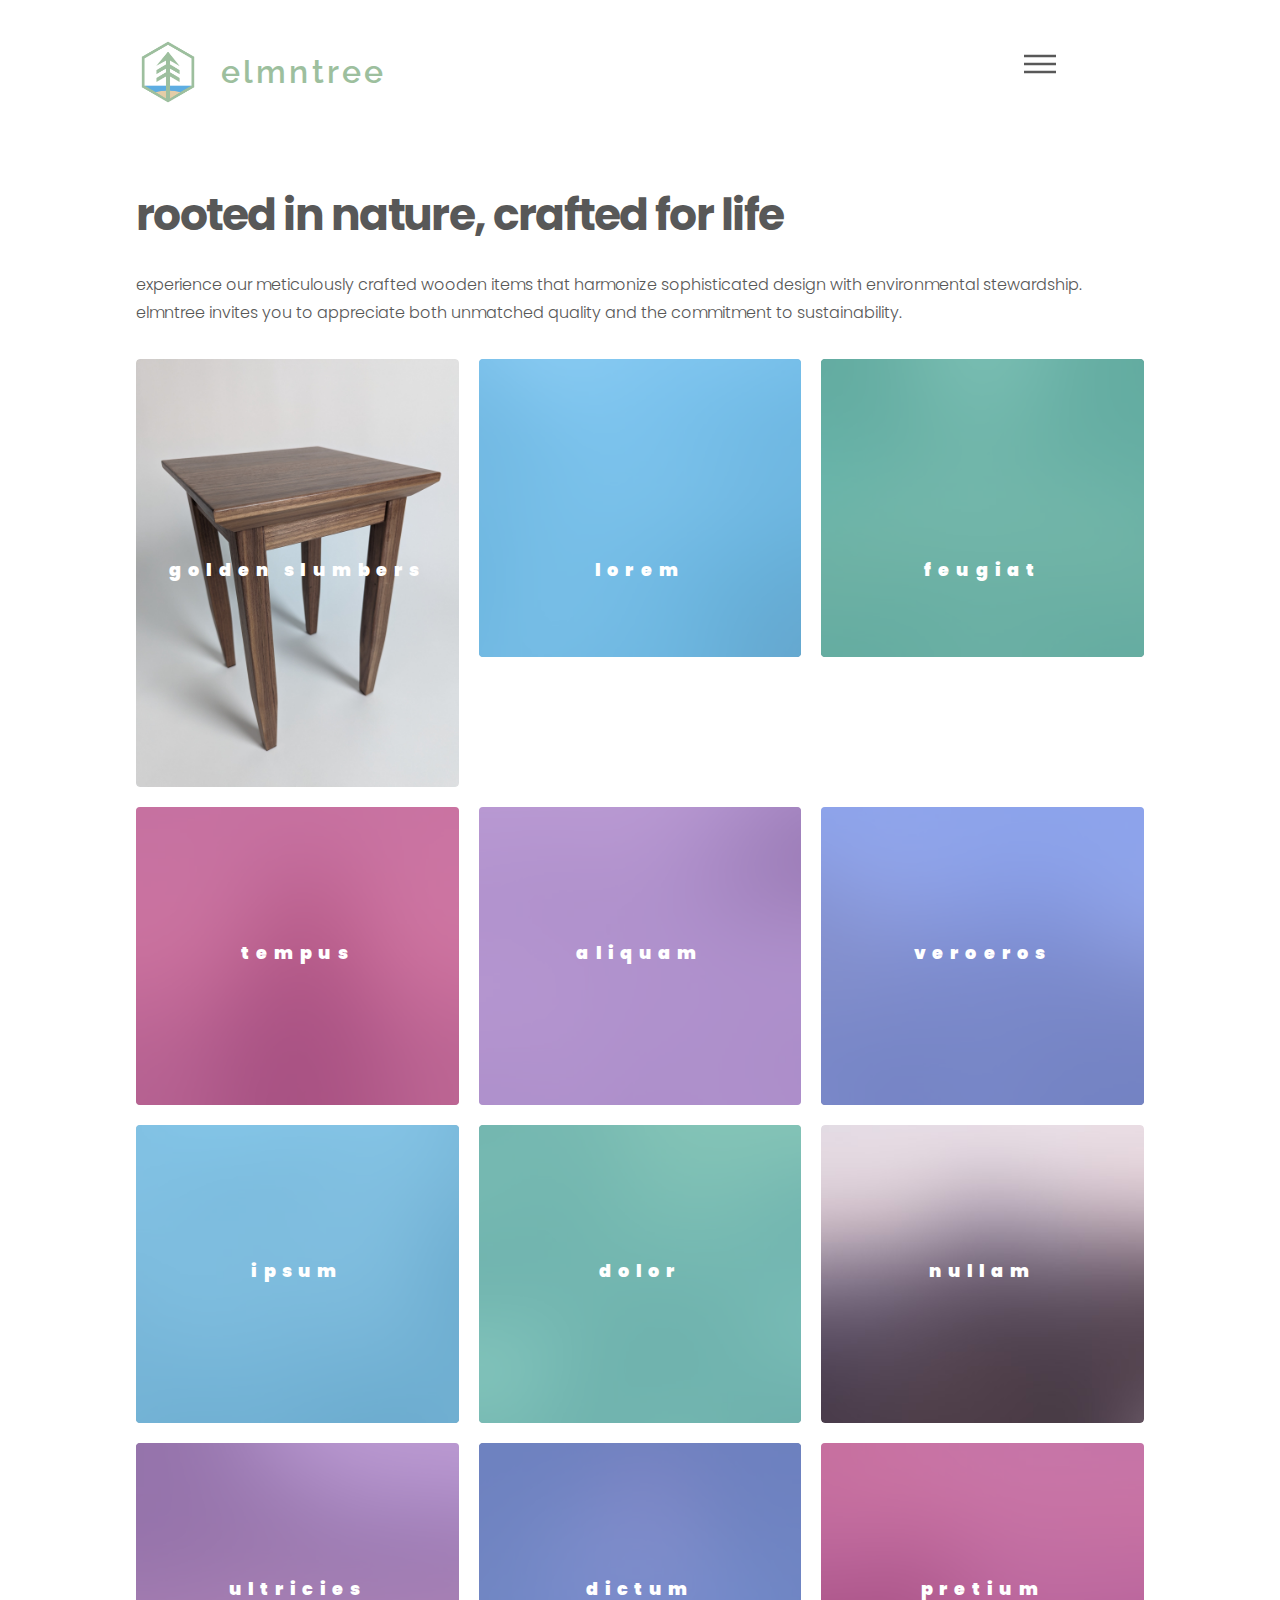
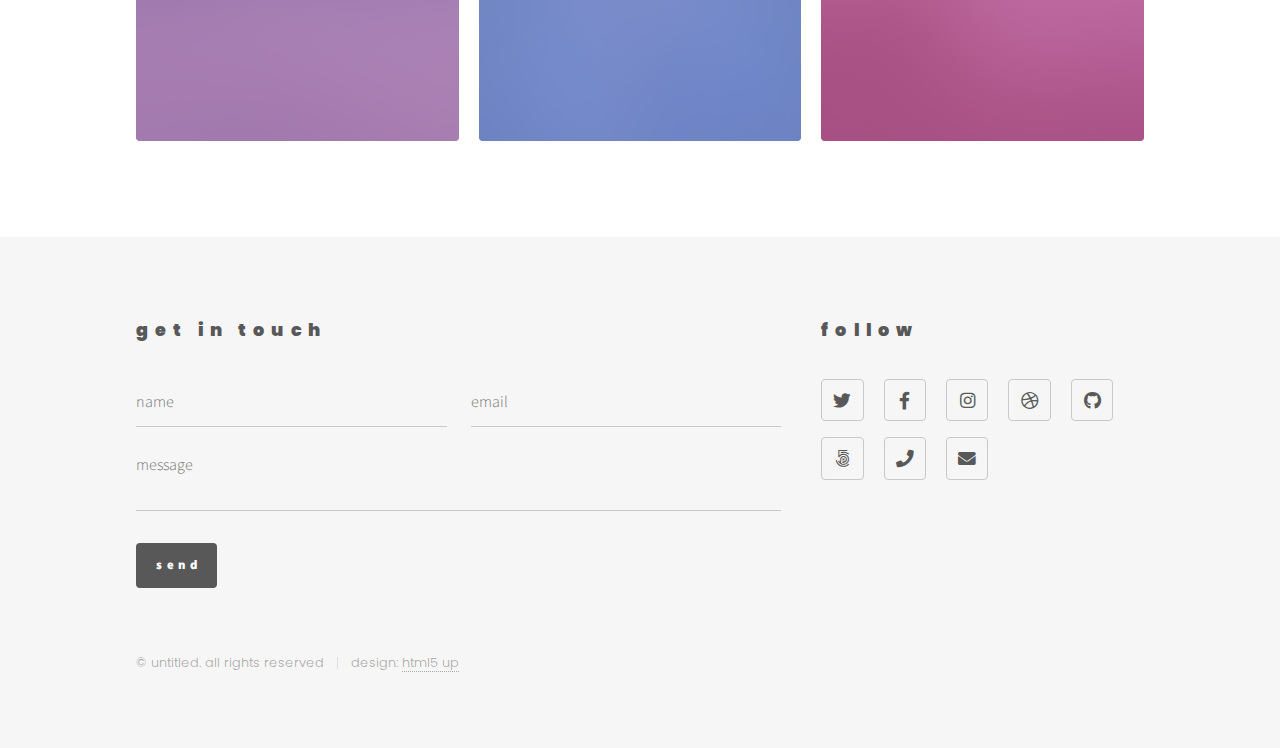
<file: index.html>
<!DOCTYPE HTML>
<html>
	<head>
		<title>elmntree</title>
		<meta charset="utf-8" />
		<meta name="viewport" content="width=device-width, initial-scale=1, user-scalable=no" />
		<link rel="stylesheet" href="assets/css/main.css" />
		<noscript><link rel="stylesheet" href="assets/css/noscript.css" /></noscript>
	</head>
	<body class="is-preload">
		<!-- Wrapper -->
			<div id="wrapper">

				<!-- Header -->
					<header id="header">
						<div class="inner">

							<!-- Logo -->
								<a href="index.html" class="logo">
									<span class="symbol"><img src="elmntree-logo.png" alt="" /></span><span class="title">elmntree</span>
								</a>

							<!-- Nav -->
								<nav>
									<ul>
										<li><a href="#menu">Menu</a></li>
									</ul>
								</nav>

						</div>
					</header>

				<!-- Menu -->
					<nav id="menu">
						<h2>Menu</h2>
						<ul>
							<li><a href="index.html">Home</a></li>
							<li><a href="generic.html">Ipsum veroeros</a></li>
							<li><a href="generic.html">Tempus etiam</a></li>
							<li><a href="generic.html">Consequat dolor</a></li>
							<li><a href="elements.html">Elements</a></li>
						</ul>
					</nav>

				<!-- Main -->
					<div id="main">
						<div class="inner">
							<header>
								<!-- <h1>This is Phantom, a free, fully responsive site<br />
								template designed by <a href="http://html5up.net">HTML5 UP</a>.</h1> -->
								<h1>rooted in nature, crafted for life</h1>
								<p>Experience our meticulously crafted wooden items that harmonize sophisticated design with environmental stewardship. elmntree invites you to appreciate both unmatched quality and the commitment to sustainability.</p>
							</header>
							<section class="tiles">
								<article class="style1">
									<span class="image">
										<img src="images/table-test.jpg" alt="" />
									</span>
									<a href="generic.html">
										<h2>golden slumbers</h2>
										<div class="content">
											<p>minimalist walnut nightstand, designed with a timeless aesthetic
											</p>
										</div>
									</a>
								</article>
								<article class="style2">
									<span class="image">
										<img src="images/pic02.jpg" alt="" />
									</span>
									<a href="generic.html">
										<h2>Lorem</h2>
										<div class="content">
											<p>Sed nisl arcu euismod sit amet nisi lorem etiam dolor veroeros et feugiat.</p>
										</div>
									</a>
								</article>
								<article class="style3">
									<span class="image">
										<img src="images/pic03.jpg" alt="" />
									</span>
									<a href="generic.html">
										<h2>Feugiat</h2>
										<div class="content">
											<p>Sed nisl arcu euismod sit amet nisi lorem etiam dolor veroeros et feugiat.</p>
										</div>
									</a>
								</article>
								<article class="style4">
									<span class="image">
										<img src="images/pic04.jpg" alt="" />
									</span>
									<a href="generic.html">
										<h2>Tempus</h2>
										<div class="content">
											<p>Sed nisl arcu euismod sit amet nisi lorem etiam dolor veroeros et feugiat.</p>
										</div>
									</a>
								</article>
								<article class="style5">
									<span class="image">
										<img src="images/pic05.jpg" alt="" />
									</span>
									<a href="generic.html">
										<h2>Aliquam</h2>
										<div class="content">
											<p>Sed nisl arcu euismod sit amet nisi lorem etiam dolor veroeros et feugiat.</p>
										</div>
									</a>
								</article>
								<article class="style6">
									<span class="image">
										<img src="images/pic06.jpg" alt="" />
									</span>
									<a href="generic.html">
										<h2>Veroeros</h2>
										<div class="content">
											<p>Sed nisl arcu euismod sit amet nisi lorem etiam dolor veroeros et feugiat.</p>
										</div>
									</a>
								</article>
								<article class="style2">
									<span class="image">
										<img src="images/pic07.jpg" alt="" />
									</span>
									<a href="generic.html">
										<h2>Ipsum</h2>
										<div class="content">
											<p>Sed nisl arcu euismod sit amet nisi lorem etiam dolor veroeros et feugiat.</p>
										</div>
									</a>
								</article>
								<article class="style3">
									<span class="image">
										<img src="images/pic08.jpg" alt="" />
									</span>
									<a href="generic.html">
										<h2>Dolor</h2>
										<div class="content">
											<p>Sed nisl arcu euismod sit amet nisi lorem etiam dolor veroeros et feugiat.</p>
										</div>
									</a>
								</article>
								<article class="style1">
									<span class="image">
										<img src="images/pic09.jpg" alt="" />
									</span>
									<a href="generic.html">
										<h2>Nullam</h2>
										<div class="content">
											<p>Sed nisl arcu euismod sit amet nisi lorem etiam dolor veroeros et feugiat.</p>
										</div>
									</a>
								</article>
								<article class="style5">
									<span class="image">
										<img src="images/pic10.jpg" alt="" />
									</span>
									<a href="generic.html">
										<h2>Ultricies</h2>
										<div class="content">
											<p>Sed nisl arcu euismod sit amet nisi lorem etiam dolor veroeros et feugiat.</p>
										</div>
									</a>
								</article>
								<article class="style6">
									<span class="image">
										<img src="images/pic11.jpg" alt="" />
									</span>
									<a href="generic.html">
										<h2>Dictum</h2>
										<div class="content">
											<p>Sed nisl arcu euismod sit amet nisi lorem etiam dolor veroeros et feugiat.</p>
										</div>
									</a>
								</article>
								<article class="style4">
									<span class="image">
										<img src="images/pic12.jpg" alt="" />
									</span>
									<a href="generic.html">
										<h2>Pretium</h2>
										<div class="content">
											<p>Sed nisl arcu euismod sit amet nisi lorem etiam dolor veroeros et feugiat.</p>
										</div>
									</a>
								</article>
							</section>
						</div>
					</div>

				<!-- Footer -->
					<footer id="footer">
						<div class="inner">
							<section>
								<h2>Get in touch</h2>
								<form method="post" action="#">
									<div class="fields">
										<div class="field half">
											<input type="text" name="name" id="name" placeholder="Name" />
										</div>
										<div class="field half">
											<input type="email" name="email" id="email" placeholder="Email" />
										</div>
										<div class="field">
											<textarea name="message" id="message" placeholder="Message"></textarea>
										</div>
									</div>
									<ul class="actions">
										<li><input type="submit" value="Send" class="primary" /></li>
									</ul>
								</form>
							</section>
							<section>
								<h2>Follow</h2>
								<ul class="icons">
									<li><a href="#" class="icon brands style2 fa-twitter"><span class="label">Twitter</span></a></li>
									<li><a href="#" class="icon brands style2 fa-facebook-f"><span class="label">Facebook</span></a></li>
									<li><a href="#" class="icon brands style2 fa-instagram"><span class="label">Instagram</span></a></li>
									<li><a href="#" class="icon brands style2 fa-dribbble"><span class="label">Dribbble</span></a></li>
									<li><a href="#" class="icon brands style2 fa-github"><span class="label">GitHub</span></a></li>
									<li><a href="#" class="icon brands style2 fa-500px"><span class="label">500px</span></a></li>
									<li><a href="#" class="icon solid style2 fa-phone"><span class="label">Phone</span></a></li>
									<li><a href="#" class="icon solid style2 fa-envelope"><span class="label">Email</span></a></li>
								</ul>
							</section>
							<ul class="copyright">
								<li>&copy; Untitled. All rights reserved</li><li>Design: <a href="http://html5up.net">HTML5 UP</a></li>
							</ul>
						</div>
					</footer>

			</div>

		<!-- Scripts -->
			<script src="assets/js/jquery.min.js"></script>
			<script src="assets/js/browser.min.js"></script>
			<script src="assets/js/breakpoints.min.js"></script>
			<script src="assets/js/util.js"></script>
			<script src="assets/js/main.js"></script>

	</body>
</html>
</file>
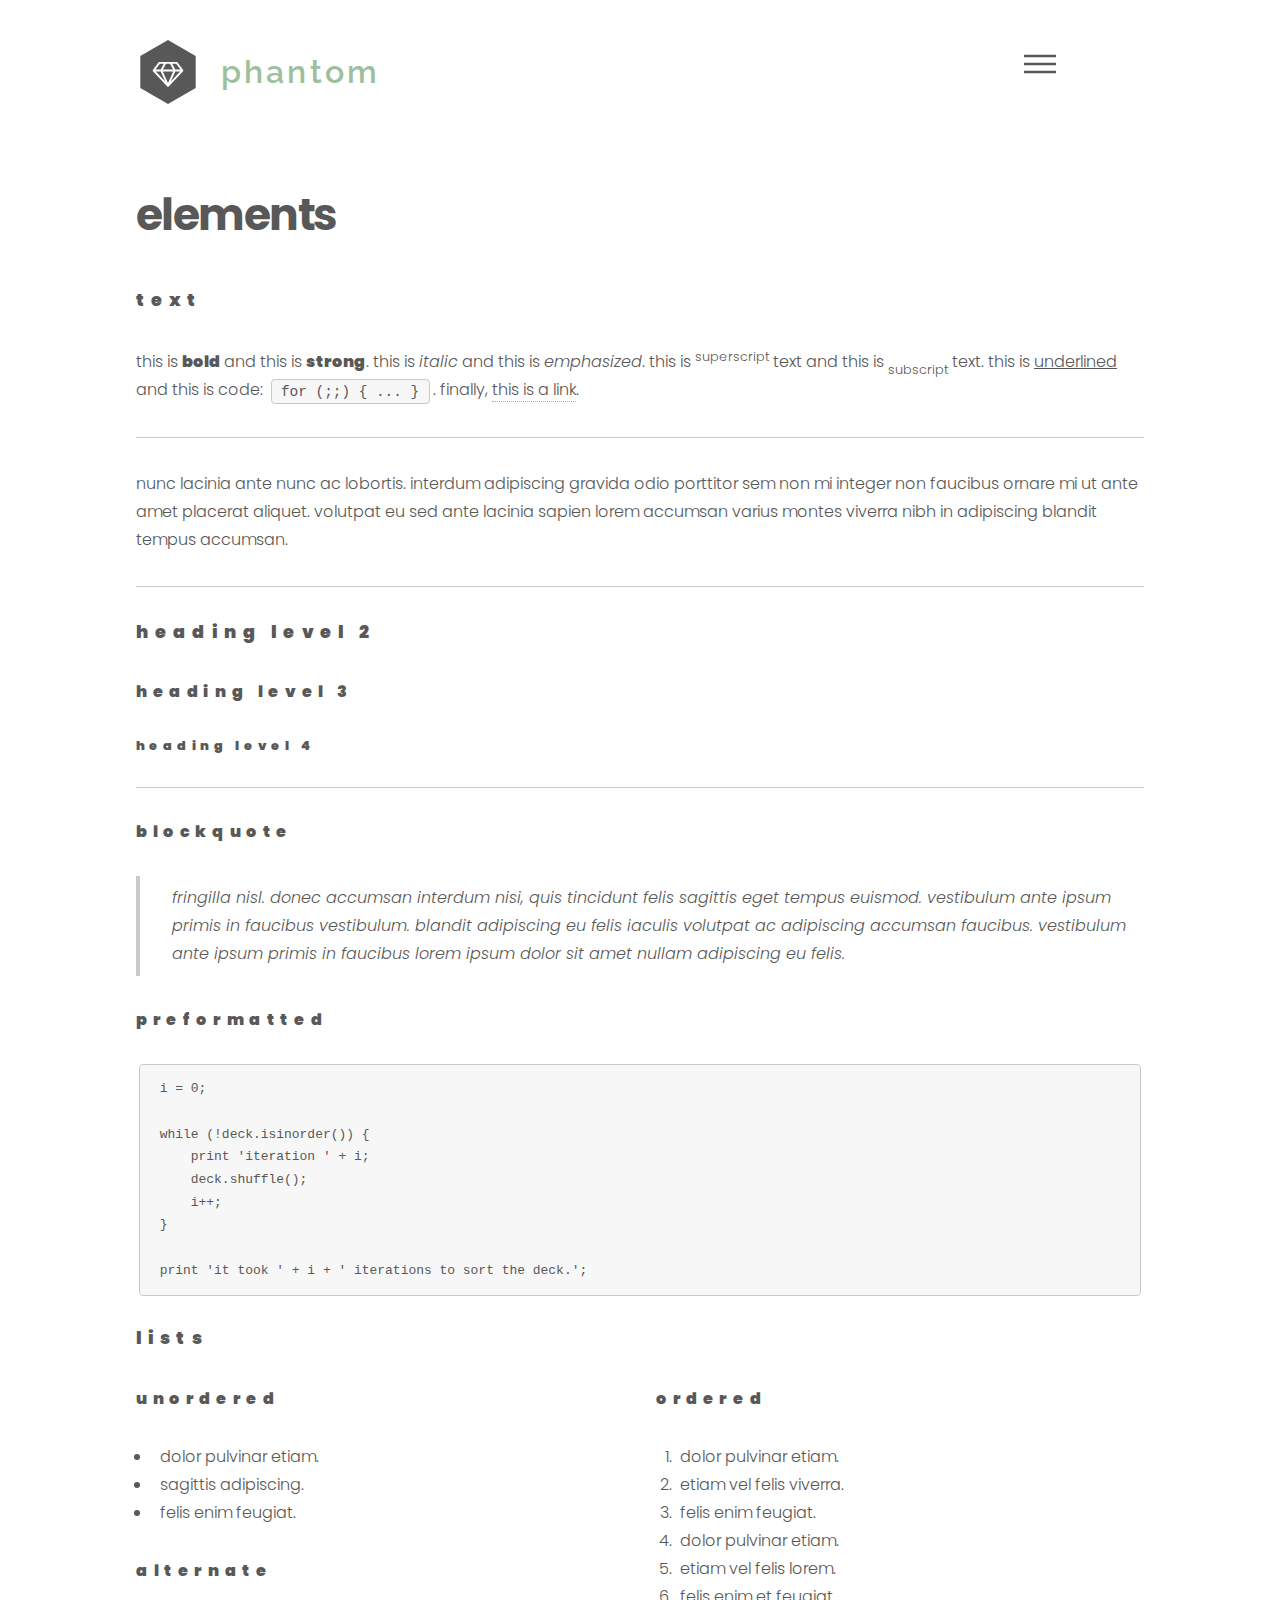
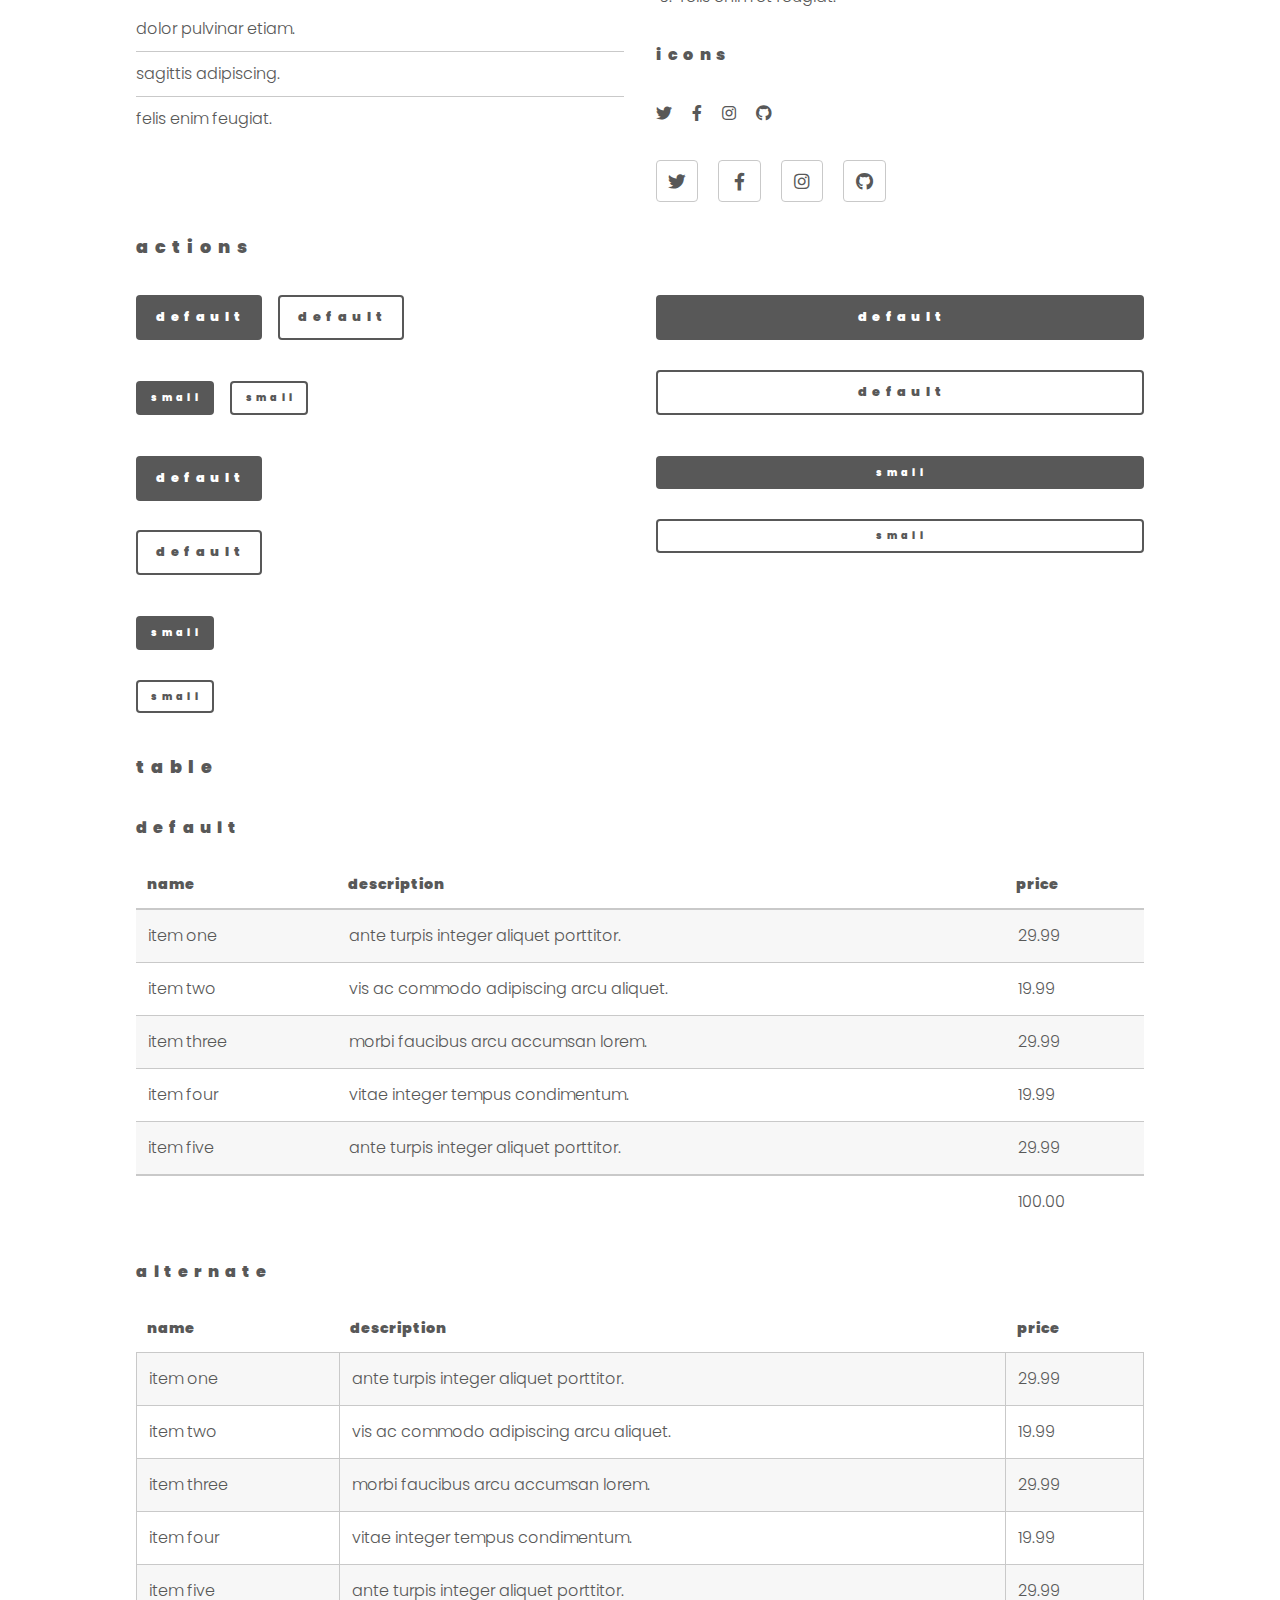
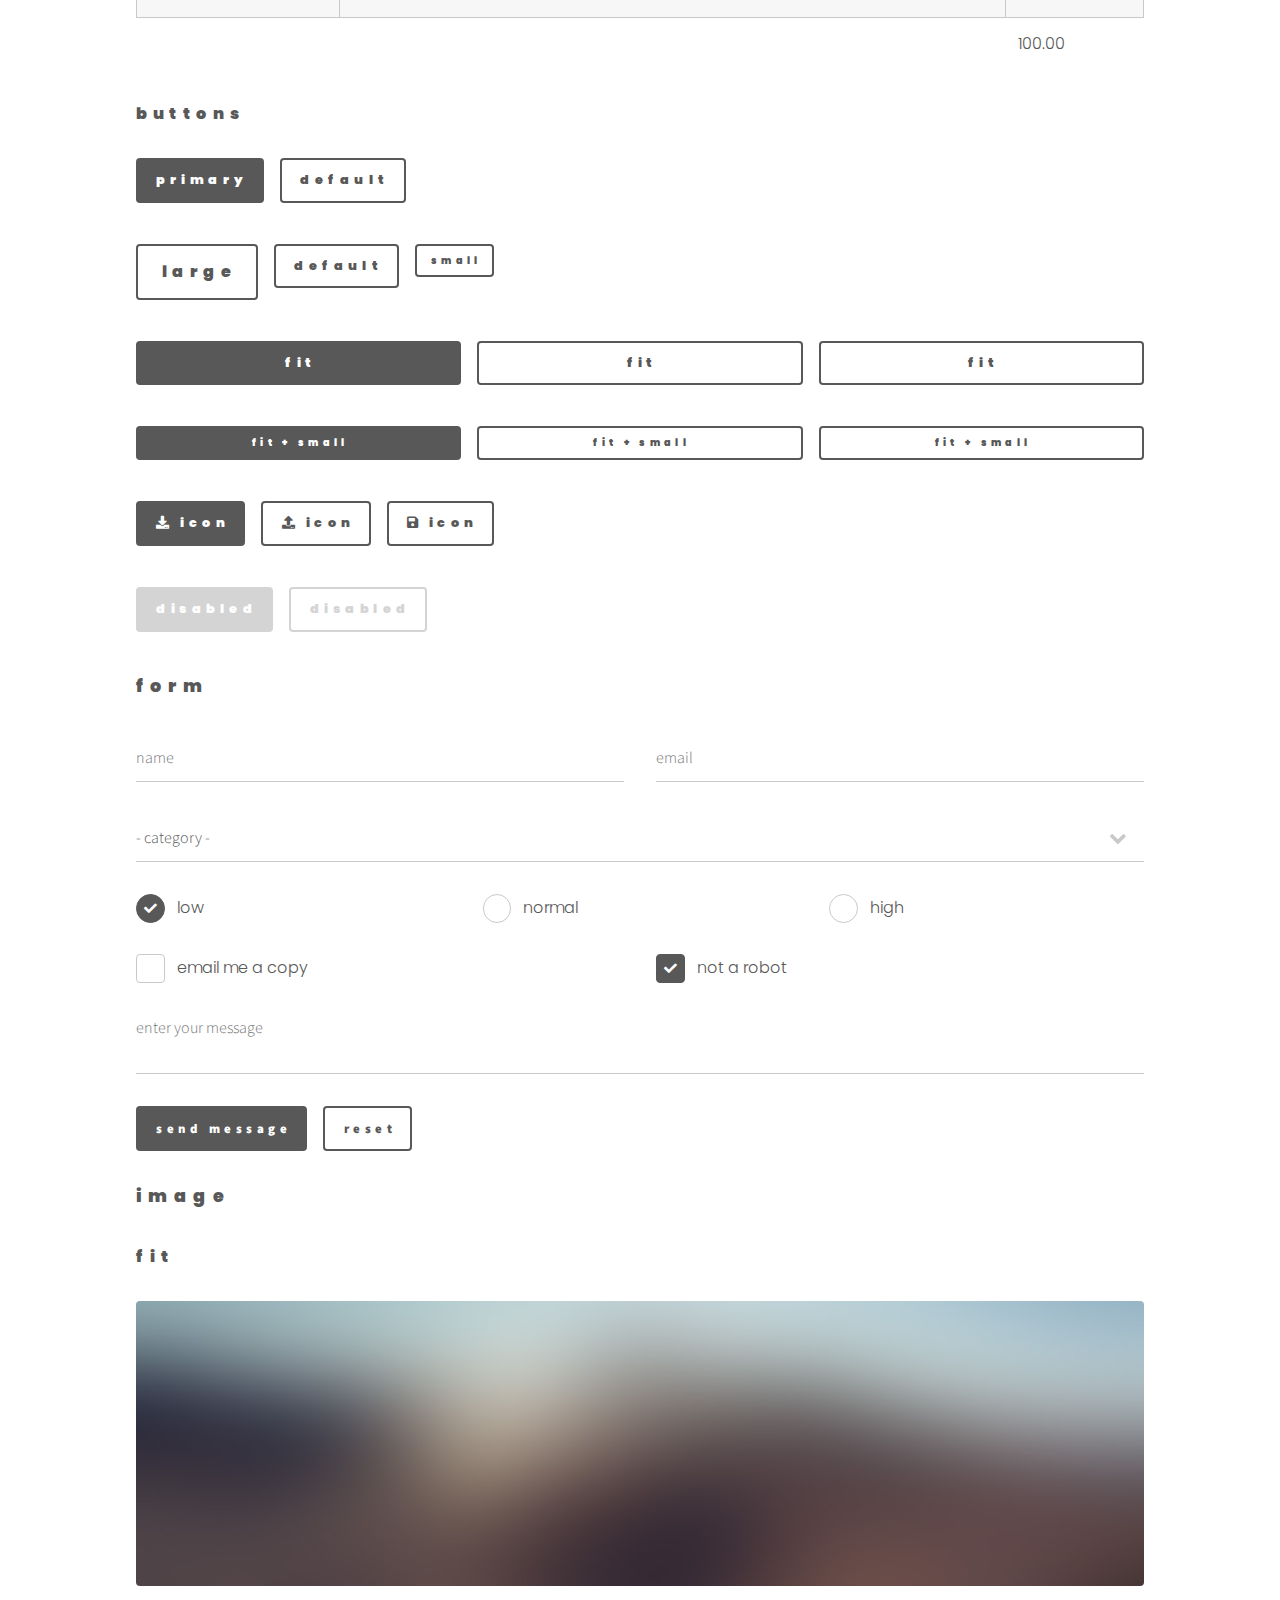
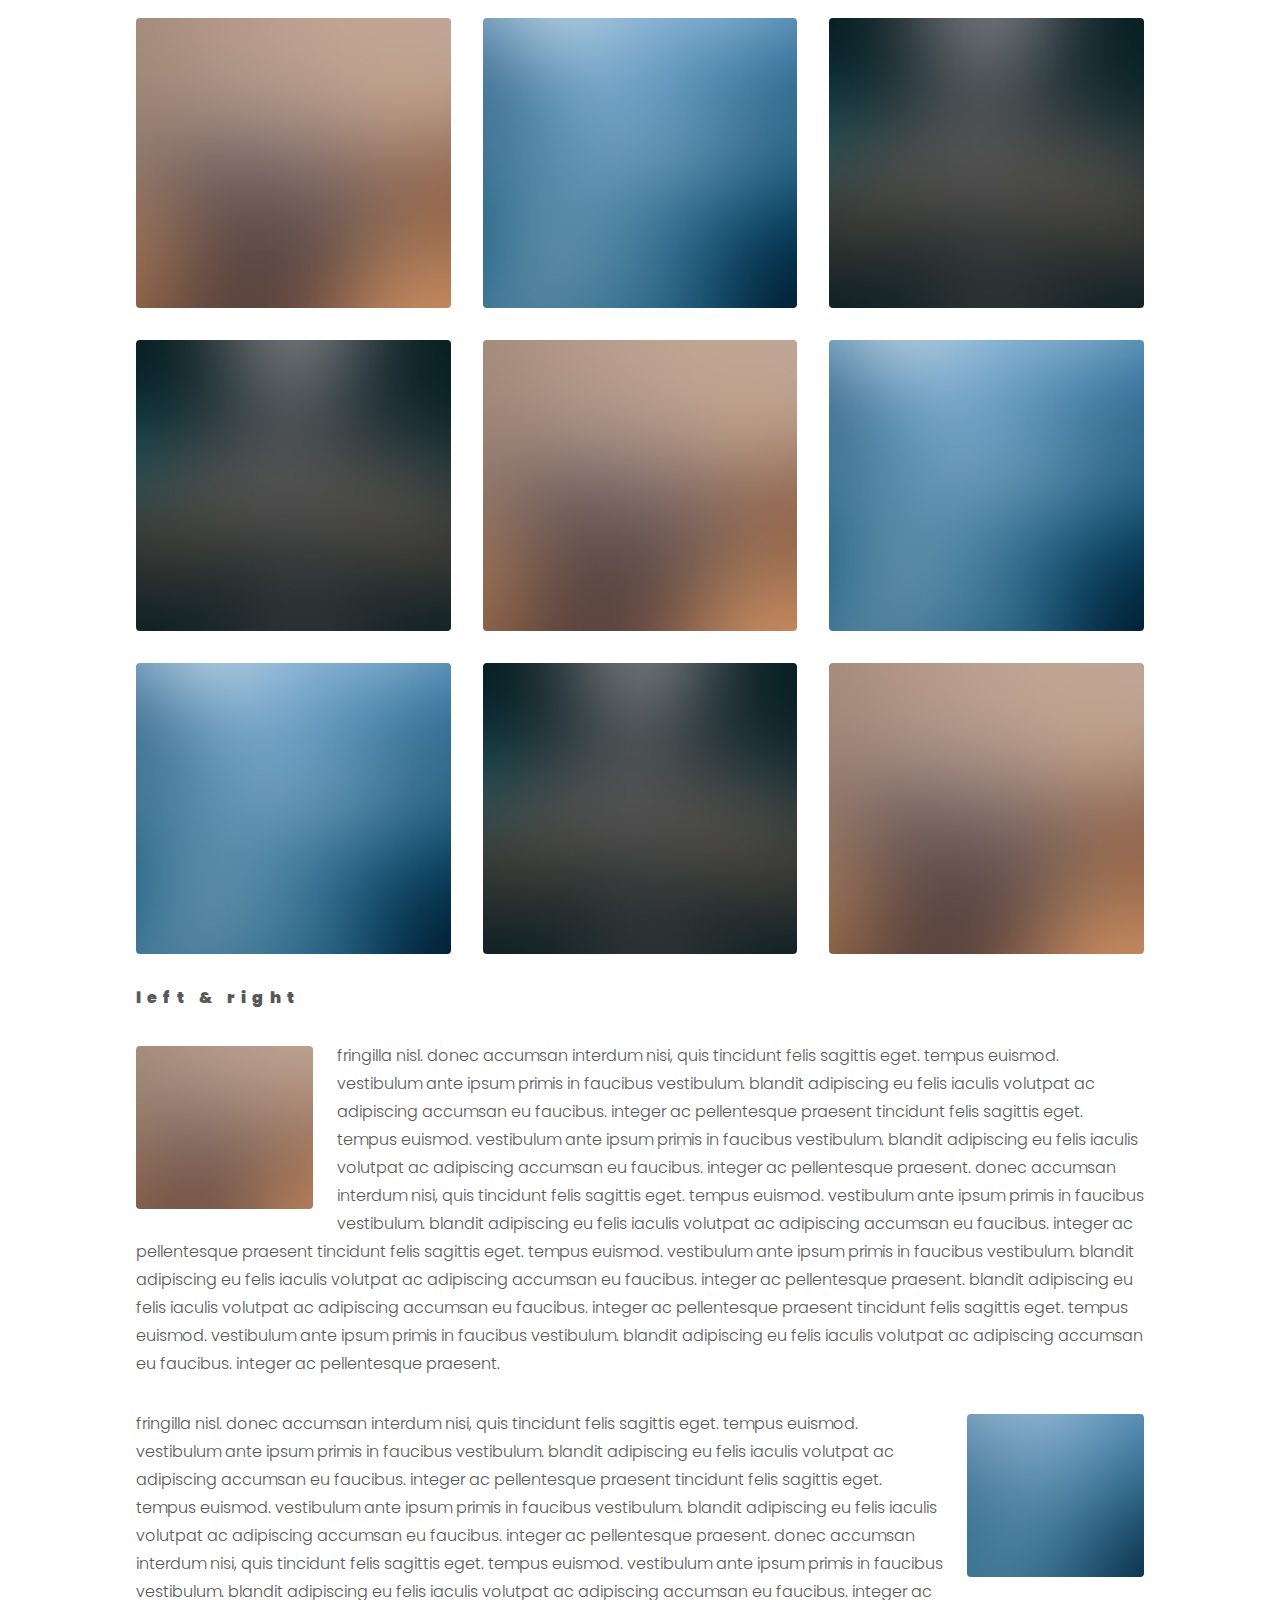
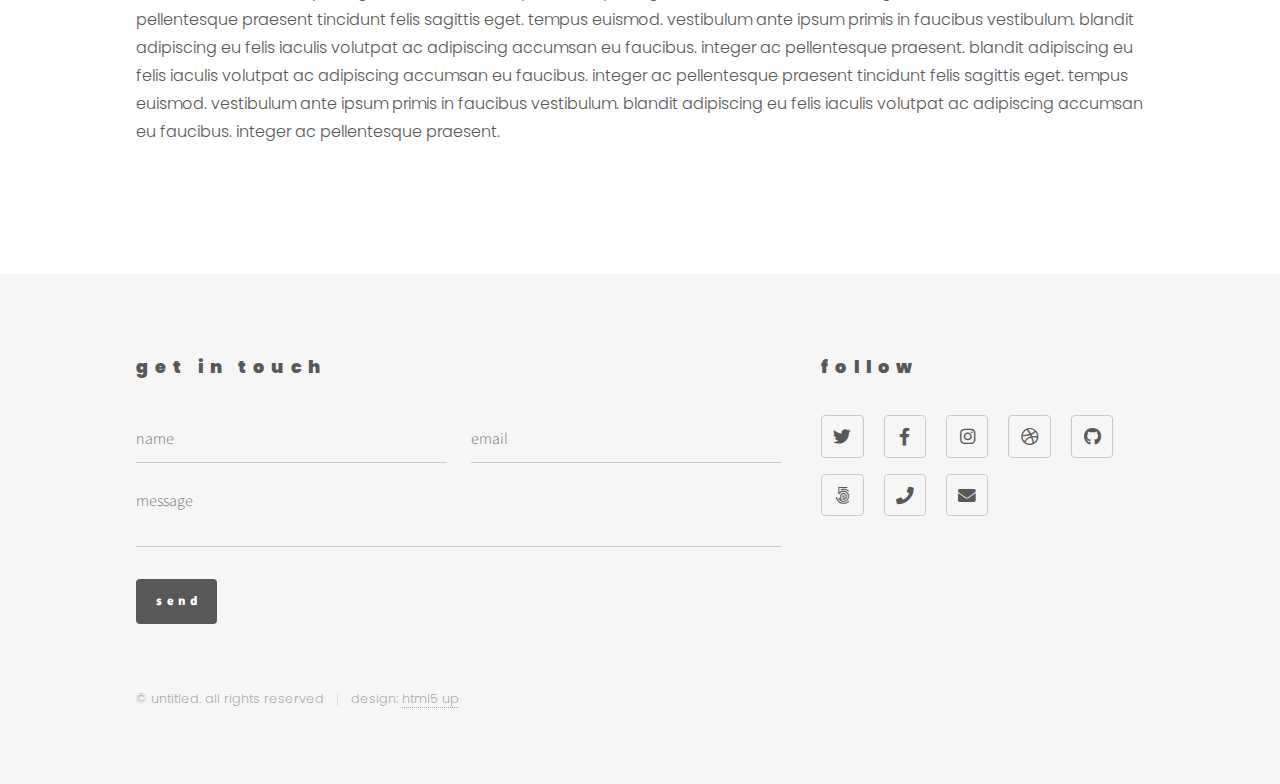
<file: elements.html>
<!DOCTYPE HTML>
<html>
	<head>
		<title>elmntree</title>
		<meta charset="utf-8" />
		<meta name="viewport" content="width=device-width, initial-scale=1, user-scalable=no" />
		<link rel="stylesheet" href="assets/css/main.css" />
		<noscript><link rel="stylesheet" href="assets/css/noscript.css" /></noscript>
	</head>
	<body class="is-preload">
		<!-- Wrapper -->
			<div id="wrapper">

				<!-- Header -->
					<header id="header">
						<div class="inner">

							<!-- Logo -->
								<a href="index.html" class="logo">
									<span class="symbol"><img src="images/logo.svg" alt="" /></span><span class="title">Phantom</span>
								</a>

							<!-- Nav -->
								<nav>
									<ul>
										<li><a href="#menu">Menu</a></li>
									</ul>
								</nav>

						</div>
					</header>

				<!-- Menu -->
					<nav id="menu">
						<h2>Menu</h2>
						<ul>
							<li><a href="index.html">Home</a></li>
							<li><a href="generic.html">Ipsum veroeros</a></li>
							<li><a href="generic.html">Tempus etiam</a></li>
							<li><a href="generic.html">Consequat dolor</a></li>
							<li><a href="elements.html">Elements</a></li>
						</ul>
					</nav>

				<!-- Main -->
					<div id="main">
						<div class="inner">
							<h1>Elements</h1>

							<!-- Text -->
								<section>
									<h2>Text</h2>
									<p>This is <b>bold</b> and this is <strong>strong</strong>. This is <i>italic</i> and this is <em>emphasized</em>.
									This is <sup>superscript</sup> text and this is <sub>subscript</sub> text.
									This is <u>underlined</u> and this is code: <code>for (;;) { ... }</code>. Finally, <a href="#">this is a link</a>.</p>
									<hr />
									<p>Nunc lacinia ante nunc ac lobortis. Interdum adipiscing gravida odio porttitor sem non mi integer non faucibus ornare mi ut ante amet placerat aliquet. Volutpat eu sed ante lacinia sapien lorem accumsan varius montes viverra nibh in adipiscing blandit tempus accumsan.</p>
									<hr />
									<h2>Heading Level 2</h2>
									<h3>Heading Level 3</h3>
									<h4>Heading Level 4</h4>
									<hr />
									<h3>Blockquote</h3>
									<blockquote>Fringilla nisl. Donec accumsan interdum nisi, quis tincidunt felis sagittis eget tempus euismod. Vestibulum ante ipsum primis in faucibus vestibulum. Blandit adipiscing eu felis iaculis volutpat ac adipiscing accumsan faucibus. Vestibulum ante ipsum primis in faucibus lorem ipsum dolor sit amet nullam adipiscing eu felis.</blockquote>
									<h3>Preformatted</h3>
									<pre><code>i = 0;

while (!deck.isInOrder()) {
    print 'Iteration ' + i;
    deck.shuffle();
    i++;
}

print 'It took ' + i + ' iterations to sort the deck.';</code></pre>
								</section>

							<!-- Lists -->
								<section>
									<h2>Lists</h2>
									<div class="row">
										<div class="col-6 col-12-medium">
											<h3>Unordered</h3>
											<ul>
												<li>Dolor pulvinar etiam.</li>
												<li>Sagittis adipiscing.</li>
												<li>Felis enim feugiat.</li>
											</ul>
											<h3>Alternate</h3>
											<ul class="alt">
												<li>Dolor pulvinar etiam.</li>
												<li>Sagittis adipiscing.</li>
												<li>Felis enim feugiat.</li>
											</ul>
										</div>
										<div class="col-6 col-12-medium">
											<h3>Ordered</h3>
											<ol>
												<li>Dolor pulvinar etiam.</li>
												<li>Etiam vel felis viverra.</li>
												<li>Felis enim feugiat.</li>
												<li>Dolor pulvinar etiam.</li>
												<li>Etiam vel felis lorem.</li>
												<li>Felis enim et feugiat.</li>
											</ol>
											<h3>Icons</h3>
											<ul class="icons">
												<li><a href="#" class="icon brands style1 fa-twitter"><span class="label">Twitter</span></a></li>
												<li><a href="#" class="icon brands style1 fa-facebook-f"><span class="label">Facebook</span></a></li>
												<li><a href="#" class="icon brands style1 fa-instagram"><span class="label">Instagram</span></a></li>
												<li><a href="#" class="icon brands style1 fa-github"><span class="label">Github</span></a></li>
											</ul>
											<ul class="icons">
												<li><a href="#" class="icon brands style2 fa-twitter"><span class="label">Twitter</span></a></li>
												<li><a href="#" class="icon brands style2 fa-facebook-f"><span class="label">Facebook</span></a></li>
												<li><a href="#" class="icon brands style2 fa-instagram"><span class="label">Instagram</span></a></li>
												<li><a href="#" class="icon brands style2 fa-github"><span class="label">Github</span></a></li>
											</ul>
										</div>
									</div>
									<h2>Actions</h2>
									<div class="row">
										<div class="col-6 col-12-medium">
											<ul class="actions">
												<li><a href="#" class="button primary">Default</a></li>
												<li><a href="#" class="button">Default</a></li>
											</ul>
											<ul class="actions small">
												<li><a href="#" class="button primary small">Small</a></li>
												<li><a href="#" class="button small">Small</a></li>
											</ul>
											<ul class="actions stacked">
												<li><a href="#" class="button primary">Default</a></li>
												<li><a href="#" class="button">Default</a></li>
											</ul>
											<ul class="actions stacked">
												<li><a href="#" class="button primary small">Small</a></li>
												<li><a href="#" class="button small">Small</a></li>
											</ul>
										</div>
										<div class="col-6 col-12-medium">
											<ul class="actions stacked">
												<li><a href="#" class="button primary fit">Default</a></li>
												<li><a href="#" class="button fit">Default</a></li>
											</ul>
											<ul class="actions stacked">
												<li><a href="#" class="button primary small fit">Small</a></li>
												<li><a href="#" class="button small fit">Small</a></li>
											</ul>
										</div>
									</div>
								</section>

							<!-- Table -->
								<section>
									<h2>Table</h2>
									<h3>Default</h3>
									<div class="table-wrapper">
										<table>
											<thead>
												<tr>
													<th>Name</th>
													<th>Description</th>
													<th>Price</th>
												</tr>
											</thead>
											<tbody>
												<tr>
													<td>Item One</td>
													<td>Ante turpis integer aliquet porttitor.</td>
													<td>29.99</td>
												</tr>
												<tr>
													<td>Item Two</td>
													<td>Vis ac commodo adipiscing arcu aliquet.</td>
													<td>19.99</td>
												</tr>
												<tr>
													<td>Item Three</td>
													<td> Morbi faucibus arcu accumsan lorem.</td>
													<td>29.99</td>
												</tr>
												<tr>
													<td>Item Four</td>
													<td>Vitae integer tempus condimentum.</td>
													<td>19.99</td>
												</tr>
												<tr>
													<td>Item Five</td>
													<td>Ante turpis integer aliquet porttitor.</td>
													<td>29.99</td>
												</tr>
											</tbody>
											<tfoot>
												<tr>
													<td colspan="2"></td>
													<td>100.00</td>
												</tr>
											</tfoot>
										</table>
									</div>

									<h3>Alternate</h3>
									<div class="table-wrapper">
										<table class="alt">
											<thead>
												<tr>
													<th>Name</th>
													<th>Description</th>
													<th>Price</th>
												</tr>
											</thead>
											<tbody>
												<tr>
													<td>Item One</td>
													<td>Ante turpis integer aliquet porttitor.</td>
													<td>29.99</td>
												</tr>
												<tr>
													<td>Item Two</td>
													<td>Vis ac commodo adipiscing arcu aliquet.</td>
													<td>19.99</td>
												</tr>
												<tr>
													<td>Item Three</td>
													<td> Morbi faucibus arcu accumsan lorem.</td>
													<td>29.99</td>
												</tr>
												<tr>
													<td>Item Four</td>
													<td>Vitae integer tempus condimentum.</td>
													<td>19.99</td>
												</tr>
												<tr>
													<td>Item Five</td>
													<td>Ante turpis integer aliquet porttitor.</td>
													<td>29.99</td>
												</tr>
											</tbody>
											<tfoot>
												<tr>
													<td colspan="2"></td>
													<td>100.00</td>
												</tr>
											</tfoot>
										</table>
									</div>
								</section>

							<!-- Buttons -->
								<section>
									<h3>Buttons</h3>
									<ul class="actions">
										<li><a href="#" class="button primary">Primary</a></li>
										<li><a href="#" class="button">Default</a></li>
									</ul>
									<ul class="actions">
										<li><a href="#" class="button large">Large</a></li>
										<li><a href="#" class="button">Default</a></li>
										<li><a href="#" class="button small">Small</a></li>
									</ul>
									<ul class="actions fit">
										<li><a href="#" class="button primary fit">Fit</a></li>
										<li><a href="#" class="button fit">Fit</a></li>
										<li><a href="#" class="button fit">Fit</a></li>
									</ul>
									<ul class="actions fit small">
										<li><a href="#" class="button primary fit small">Fit + Small</a></li>
										<li><a href="#" class="button fit small">Fit + Small</a></li>
										<li><a href="#" class="button fit small">Fit + Small</a></li>
									</ul>
									<ul class="actions">
										<li><a href="#" class="button primary icon solid fa-download">Icon</a></li>
										<li><a href="#" class="button icon solid fa-upload">Icon</a></li>
										<li><a href="#" class="button icon solid fa-save">Icon</a></li>
									</ul>
									<ul class="actions">
										<li><span class="button primary disabled">Disabled</span></li>
										<li><span class="button disabled">Disabled</span></li>
									</ul>
								</section>

							<!-- Form -->
								<section>
									<h2>Form</h2>
									<form method="post" action="#">
										<div class="row gtr-uniform">
											<div class="col-6 col-12-xsmall">
												<input type="text" name="demo-name" id="demo-name" value="" placeholder="Name" />
											</div>
											<div class="col-6 col-12-xsmall">
												<input type="email" name="demo-email" id="demo-email" value="" placeholder="Email" />
											</div>
											<div class="col-12">
												<select name="demo-category" id="demo-category">
													<option value="">- Category -</option>
													<option value="1">Manufacturing</option>
													<option value="1">Shipping</option>
													<option value="1">Administration</option>
													<option value="1">Human Resources</option>
												</select>
											</div>
											<div class="col-4 col-12-small">
												<input type="radio" id="demo-priority-low" name="demo-priority" checked>
												<label for="demo-priority-low">Low</label>
											</div>
											<div class="col-4 col-12-small">
												<input type="radio" id="demo-priority-normal" name="demo-priority">
												<label for="demo-priority-normal">Normal</label>
											</div>
											<div class="col-4 col-12-small">
												<input type="radio" id="demo-priority-high" name="demo-priority">
												<label for="demo-priority-high">High</label>
											</div>
											<div class="col-6 col-12-small">
												<input type="checkbox" id="demo-copy" name="demo-copy">
												<label for="demo-copy">Email me a copy</label>
											</div>
											<div class="col-6 col-12-small">
												<input type="checkbox" id="demo-human" name="demo-human" checked>
												<label for="demo-human">Not a robot</label>
											</div>
											<div class="col-12">
												<textarea name="demo-message" id="demo-message" placeholder="Enter your message" rows="6"></textarea>
											</div>
											<div class="col-12">
												<ul class="actions">
													<li><input type="submit" value="Send Message" class="primary" /></li>
													<li><input type="reset" value="Reset" /></li>
												</ul>
											</div>
										</div>
									</form>
								</section>

							<!-- Image -->
								<section>
									<h2>Image</h2>
									<h3>Fit</h3>
									<div class="box alt">
										<div class="row gtr-uniform">
											<div class="col-12"><span class="image fit"><img src="images/pic13.jpg" alt="" /></span></div>
											<div class="col-4"><span class="image fit"><img src="images/pic01.jpg" alt="" /></span></div>
											<div class="col-4"><span class="image fit"><img src="images/pic02.jpg" alt="" /></span></div>
											<div class="col-4"><span class="image fit"><img src="images/pic03.jpg" alt="" /></span></div>
											<div class="col-4"><span class="image fit"><img src="images/pic03.jpg" alt="" /></span></div>
											<div class="col-4"><span class="image fit"><img src="images/pic01.jpg" alt="" /></span></div>
											<div class="col-4"><span class="image fit"><img src="images/pic02.jpg" alt="" /></span></div>
											<div class="col-4"><span class="image fit"><img src="images/pic02.jpg" alt="" /></span></div>
											<div class="col-4"><span class="image fit"><img src="images/pic03.jpg" alt="" /></span></div>
											<div class="col-4"><span class="image fit"><img src="images/pic01.jpg" alt="" /></span></div>
										</div>
									</div>
									<h3>Left &amp; Right</h3>
									<p><span class="image left"><img src="images/pic14.jpg" alt="" /></span>Fringilla nisl. Donec accumsan interdum nisi, quis tincidunt felis sagittis eget. tempus euismod. Vestibulum ante ipsum primis in faucibus vestibulum. Blandit adipiscing eu felis iaculis volutpat ac adipiscing accumsan eu faucibus. Integer ac pellentesque praesent tincidunt felis sagittis eget. tempus euismod. Vestibulum ante ipsum primis in faucibus vestibulum. Blandit adipiscing eu felis iaculis volutpat ac adipiscing accumsan eu faucibus. Integer ac pellentesque praesent. Donec accumsan interdum nisi, quis tincidunt felis sagittis eget. tempus euismod. Vestibulum ante ipsum primis in faucibus vestibulum. Blandit adipiscing eu felis iaculis volutpat ac adipiscing accumsan eu faucibus. Integer ac pellentesque praesent tincidunt felis sagittis eget. tempus euismod. Vestibulum ante ipsum primis in faucibus vestibulum. Blandit adipiscing eu felis iaculis volutpat ac adipiscing accumsan eu faucibus. Integer ac pellentesque praesent. Blandit adipiscing eu felis iaculis volutpat ac adipiscing accumsan eu faucibus. Integer ac pellentesque praesent tincidunt felis sagittis eget. tempus euismod. Vestibulum ante ipsum primis in faucibus vestibulum. Blandit adipiscing eu felis iaculis volutpat ac adipiscing accumsan eu faucibus. Integer ac pellentesque praesent.</p>
									<p><span class="image right"><img src="images/pic15.jpg" alt="" /></span>Fringilla nisl. Donec accumsan interdum nisi, quis tincidunt felis sagittis eget. tempus euismod. Vestibulum ante ipsum primis in faucibus vestibulum. Blandit adipiscing eu felis iaculis volutpat ac adipiscing accumsan eu faucibus. Integer ac pellentesque praesent tincidunt felis sagittis eget. tempus euismod. Vestibulum ante ipsum primis in faucibus vestibulum. Blandit adipiscing eu felis iaculis volutpat ac adipiscing accumsan eu faucibus. Integer ac pellentesque praesent. Donec accumsan interdum nisi, quis tincidunt felis sagittis eget. tempus euismod. Vestibulum ante ipsum primis in faucibus vestibulum. Blandit adipiscing eu felis iaculis volutpat ac adipiscing accumsan eu faucibus. Integer ac pellentesque praesent tincidunt felis sagittis eget. tempus euismod. Vestibulum ante ipsum primis in faucibus vestibulum. Blandit adipiscing eu felis iaculis volutpat ac adipiscing accumsan eu faucibus. Integer ac pellentesque praesent. Blandit adipiscing eu felis iaculis volutpat ac adipiscing accumsan eu faucibus. Integer ac pellentesque praesent tincidunt felis sagittis eget. tempus euismod. Vestibulum ante ipsum primis in faucibus vestibulum. Blandit adipiscing eu felis iaculis volutpat ac adipiscing accumsan eu faucibus. Integer ac pellentesque praesent.</p>
								</section>

						</div>
					</div>

				<!-- Footer -->
					<footer id="footer">
						<div class="inner">
							<section>
								<h2>Get in touch</h2>
								<form method="post" action="#">
									<div class="fields">
										<div class="field half">
											<input type="text" name="name" id="name" placeholder="Name" />
										</div>
										<div class="field half">
											<input type="email" name="email" id="email" placeholder="Email" />
										</div>
										<div class="field">
											<textarea name="message" id="message" placeholder="Message"></textarea>
										</div>
									</div>
									<ul class="actions">
										<li><input type="submit" value="Send" class="primary" /></li>
									</ul>
								</form>
							</section>
							<section>
								<h2>Follow</h2>
								<ul class="icons">
									<li><a href="#" class="icon brands style2 fa-twitter"><span class="label">Twitter</span></a></li>
									<li><a href="#" class="icon brands style2 fa-facebook-f"><span class="label">Facebook</span></a></li>
									<li><a href="#" class="icon brands style2 fa-instagram"><span class="label">Instagram</span></a></li>
									<li><a href="#" class="icon brands style2 fa-dribbble"><span class="label">Dribbble</span></a></li>
									<li><a href="#" class="icon brands style2 fa-github"><span class="label">GitHub</span></a></li>
									<li><a href="#" class="icon brands style2 fa-500px"><span class="label">500px</span></a></li>
									<li><a href="#" class="icon solid style2 fa-phone"><span class="label">Phone</span></a></li>
									<li><a href="#" class="icon solid style2 fa-envelope"><span class="label">Email</span></a></li>
								</ul>
							</section>
							<ul class="copyright">
								<li>&copy; Untitled. All rights reserved</li><li>Design: <a href="http://html5up.net">HTML5 UP</a></li>
							</ul>
						</div>
					</footer>

			</div>

		<!-- Scripts -->
			<script src="assets/js/jquery.min.js"></script>
			<script src="assets/js/browser.min.js"></script>
			<script src="assets/js/breakpoints.min.js"></script>
			<script src="assets/js/util.js"></script>
			<script src="assets/js/main.js"></script>

	</body>
</html>
</file>
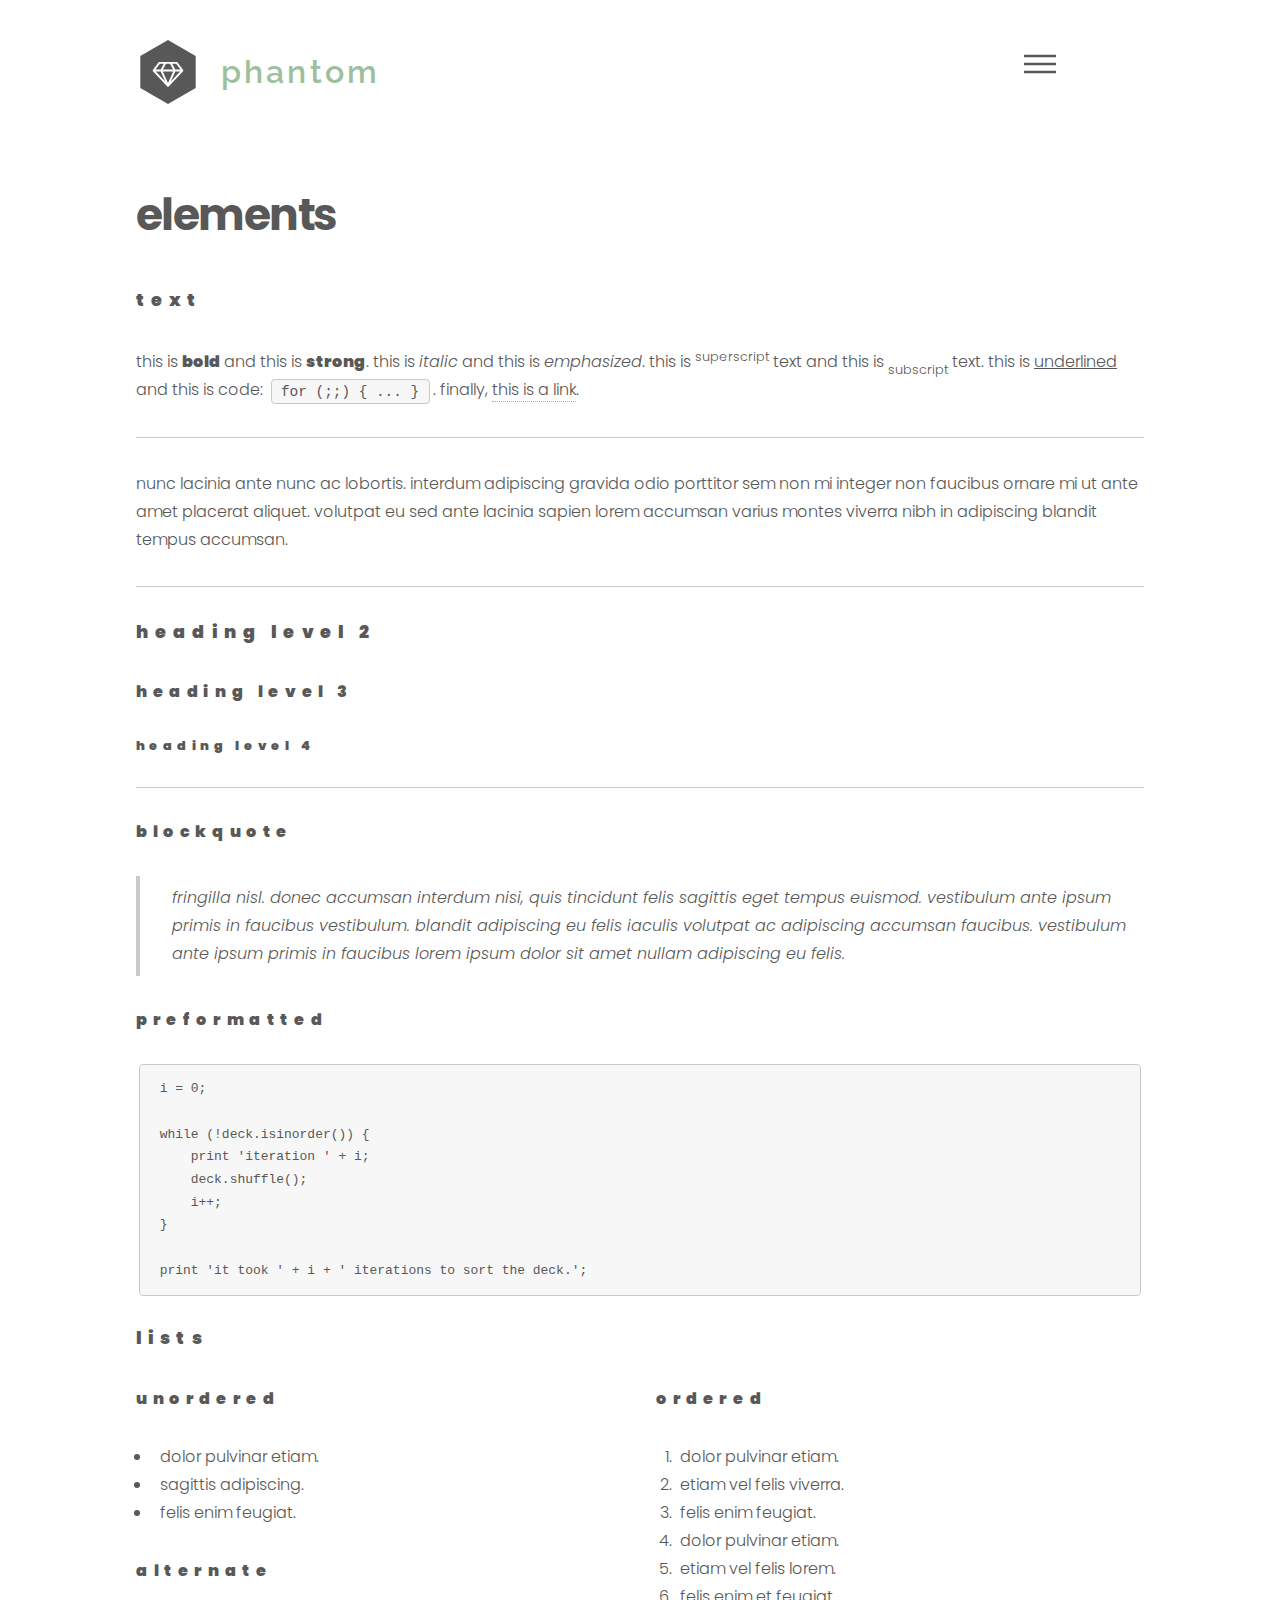
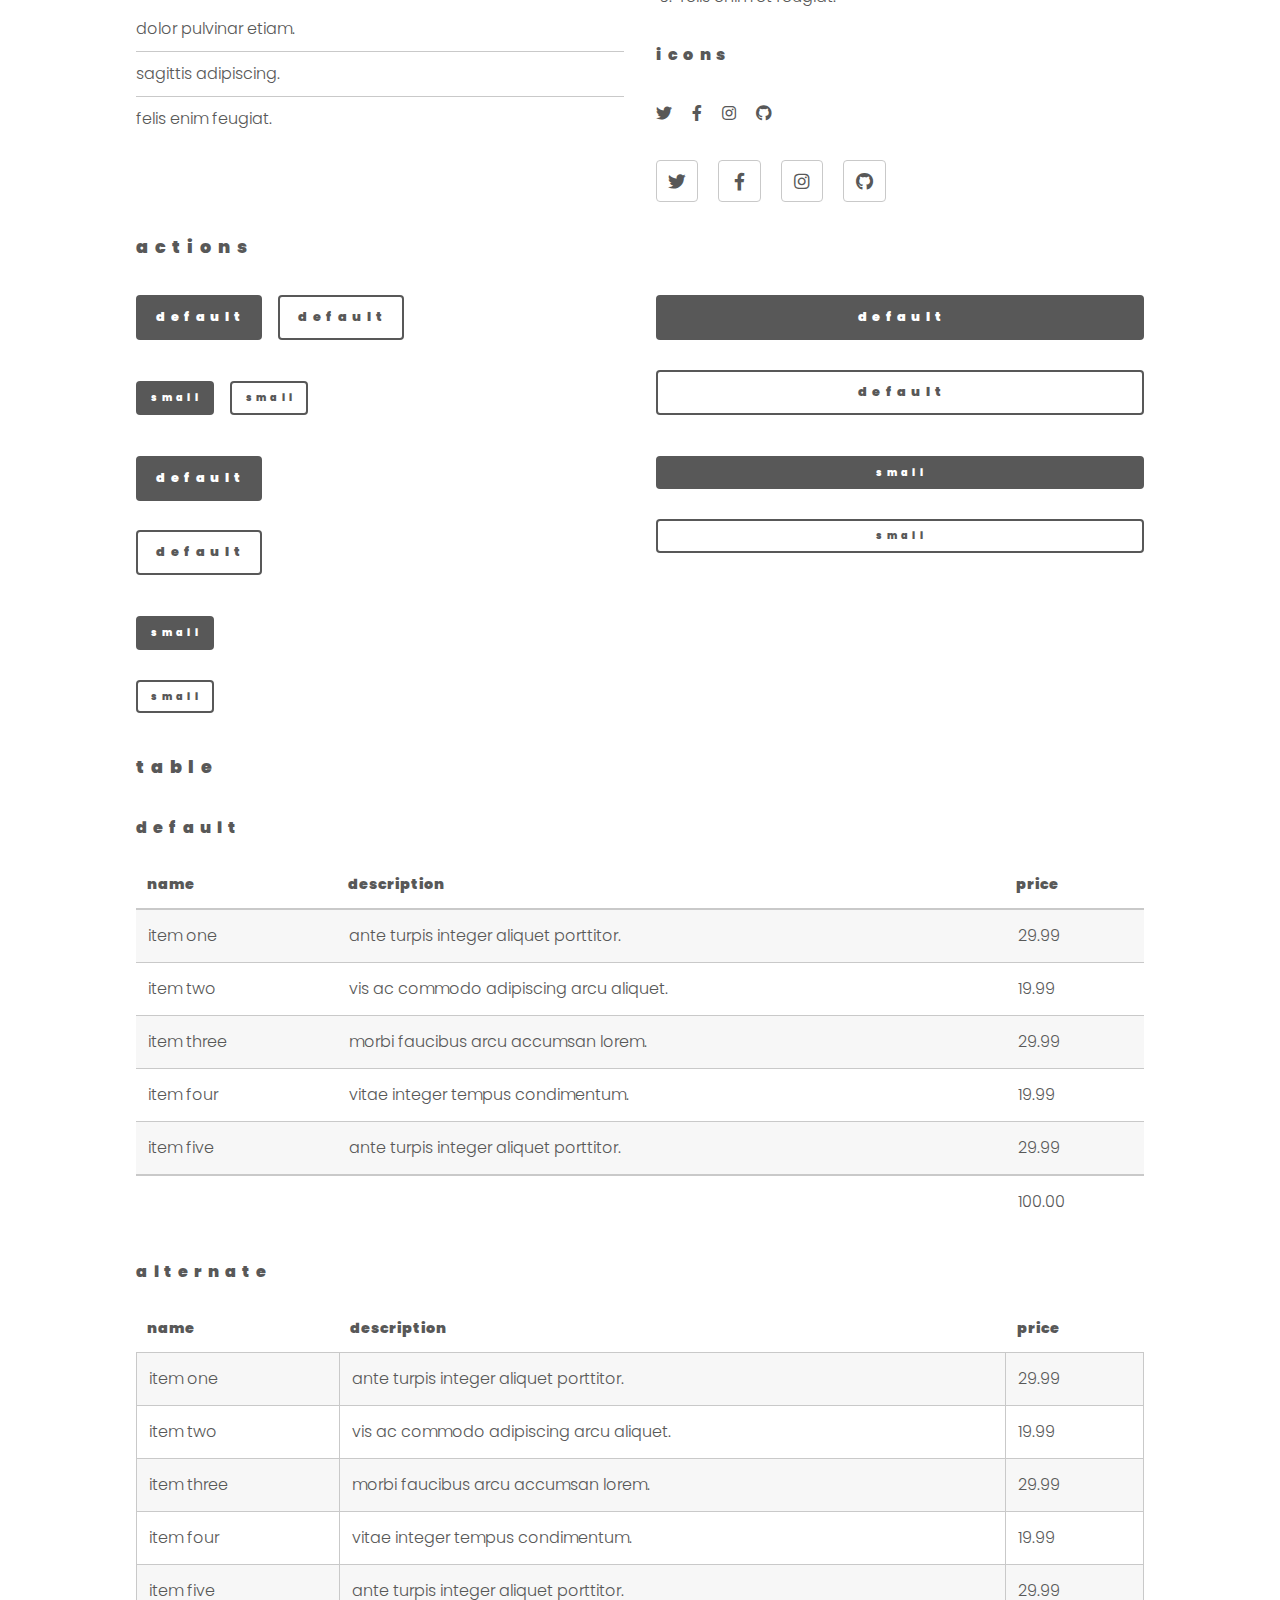
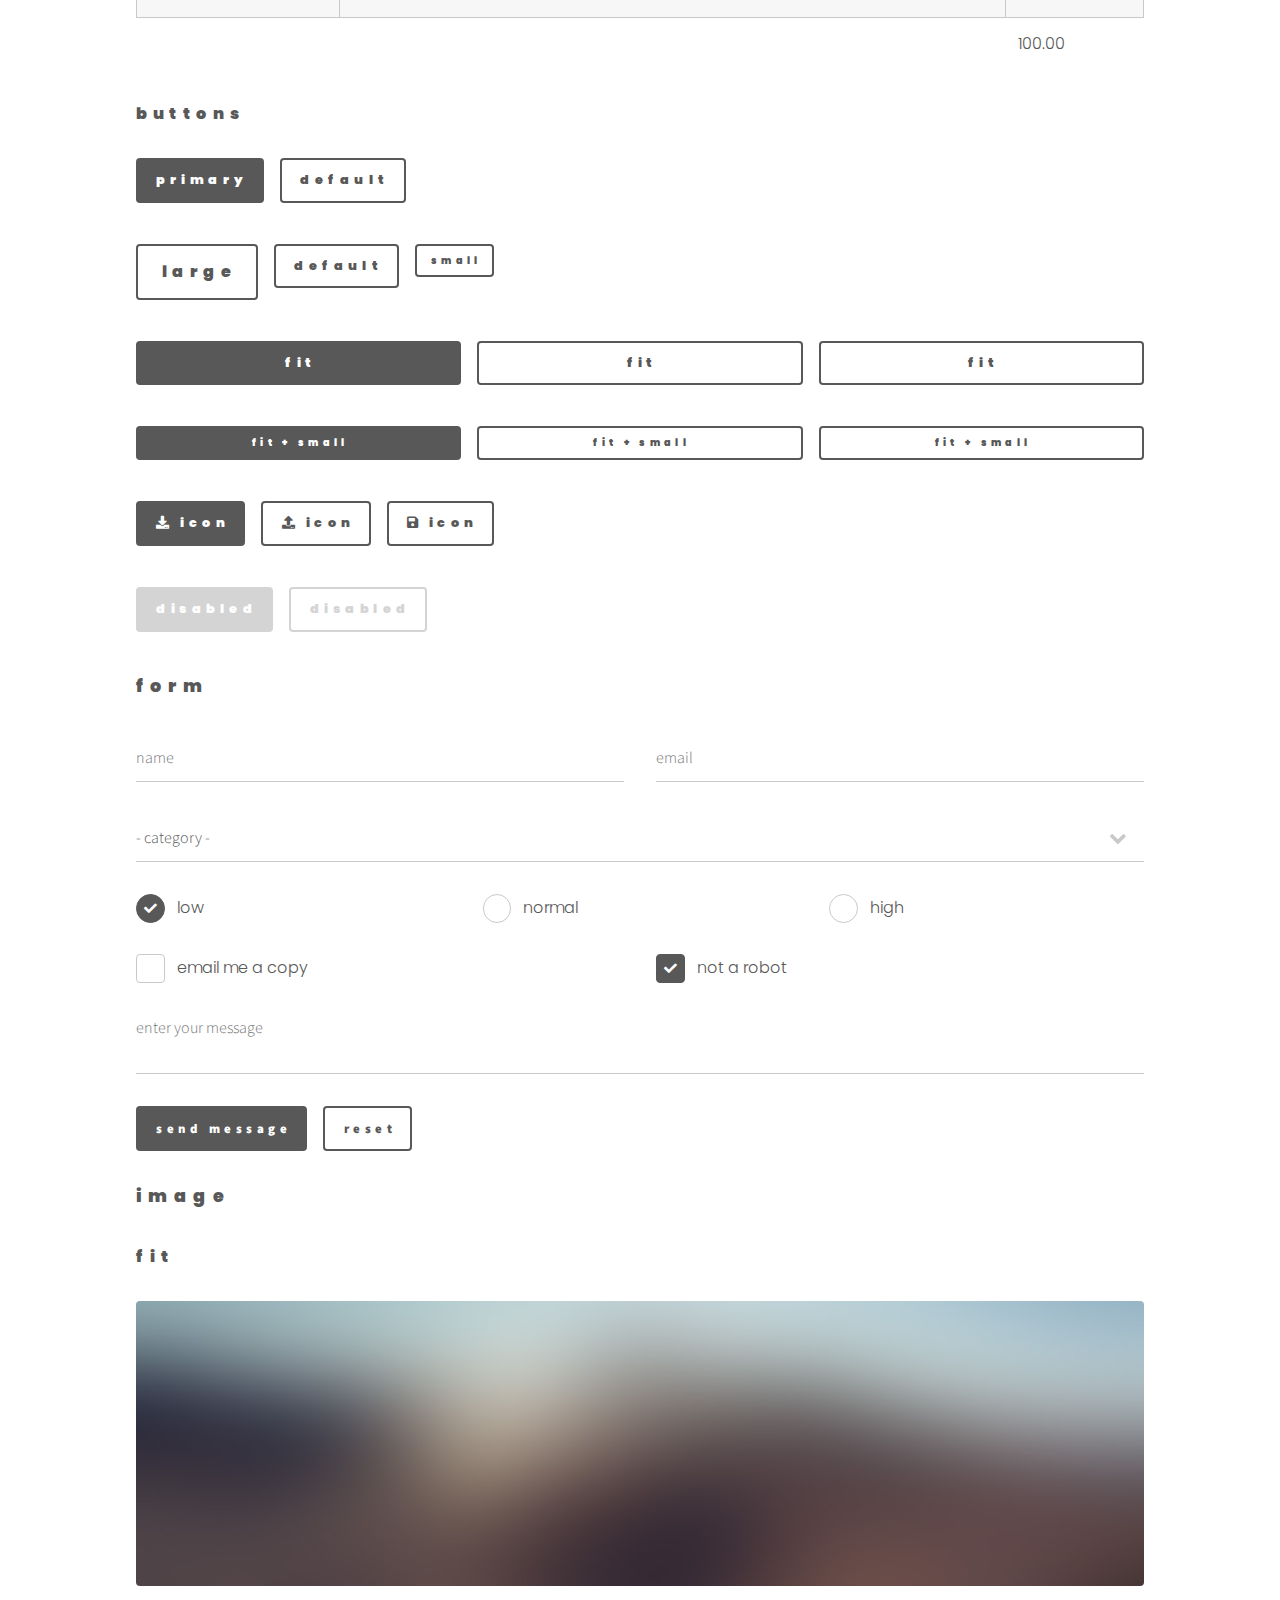
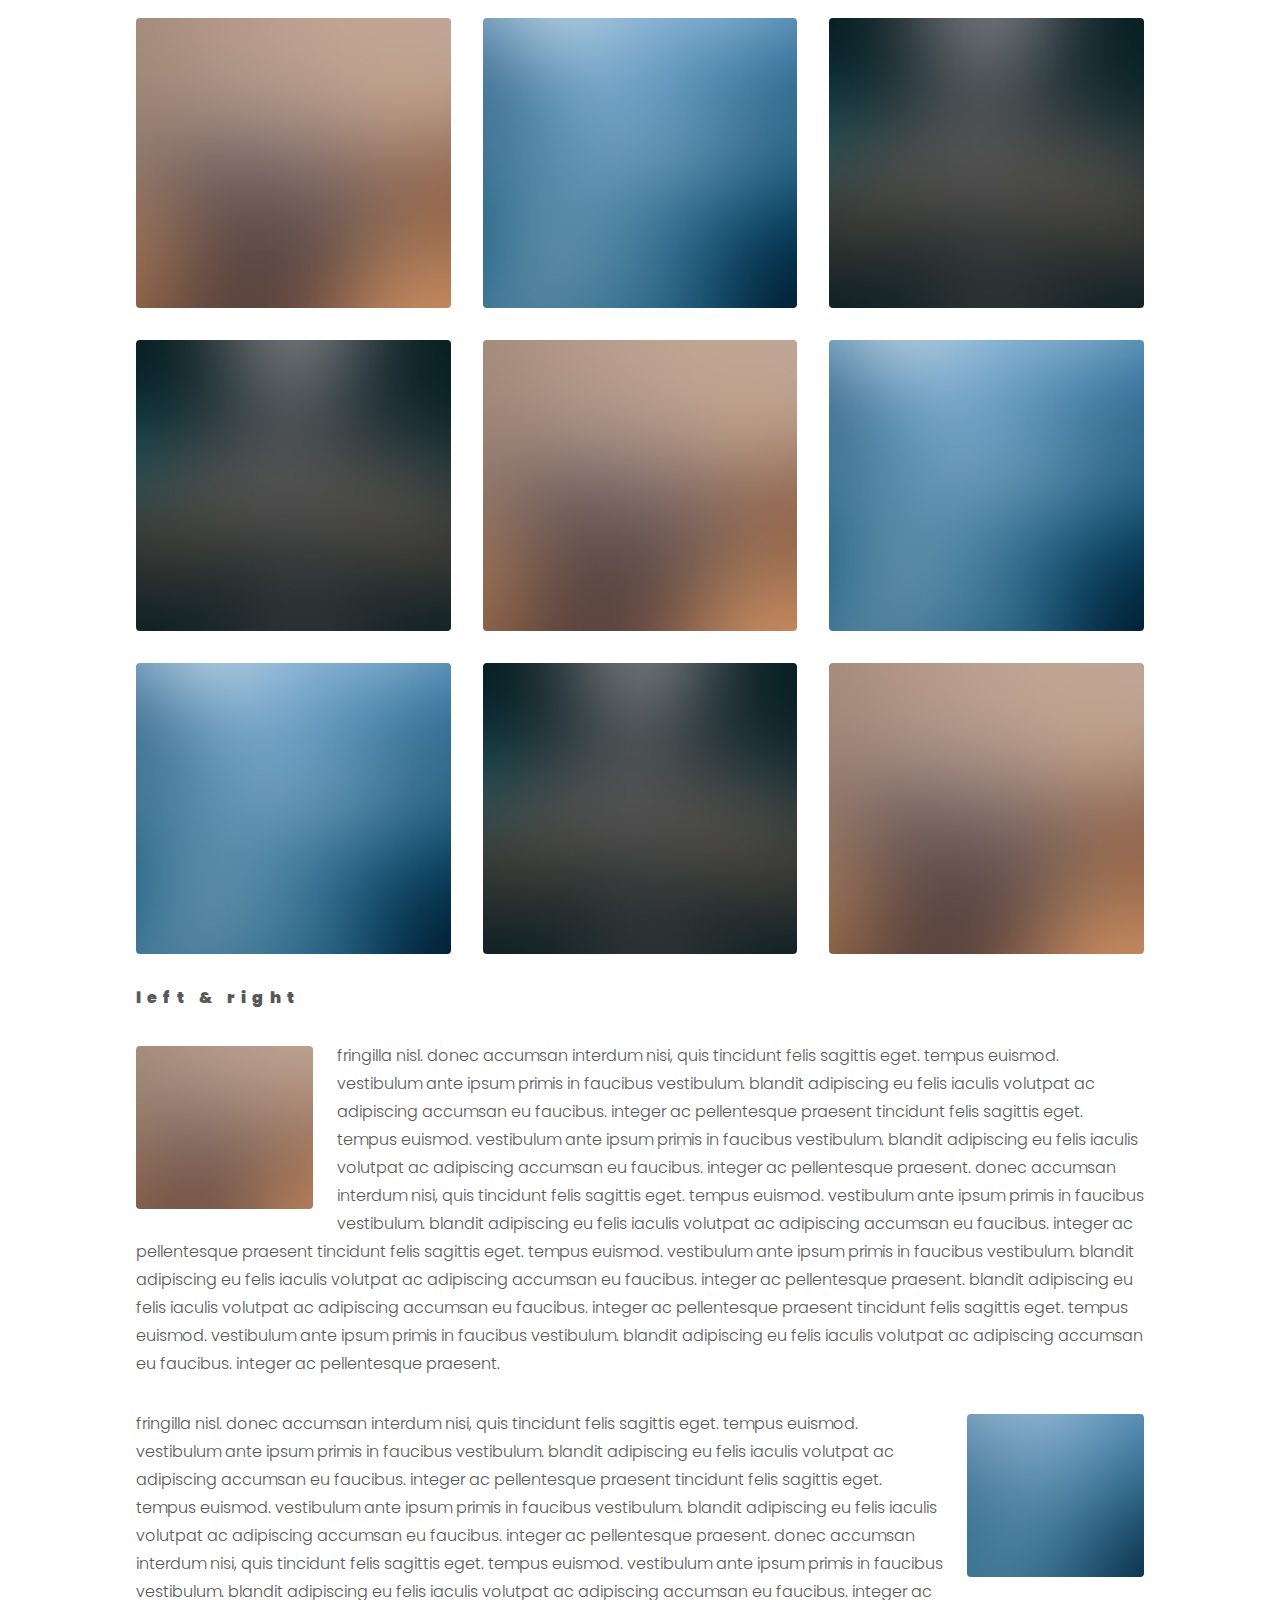
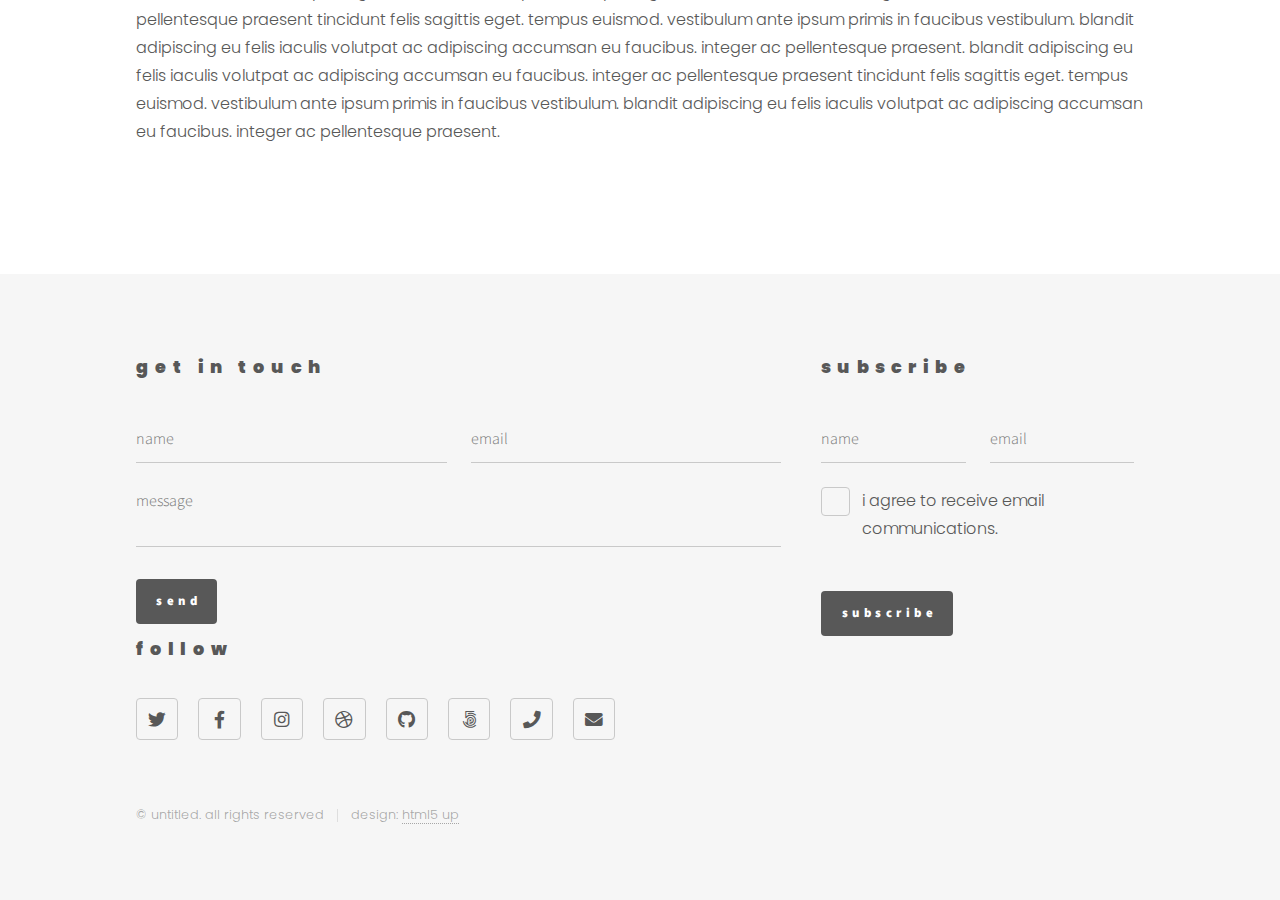
<file: email-form-coding.html>
<!DOCTYPE HTML>
<html>
	<head>
		<title>elmntree</title>
		<meta charset="utf-8" />
		<meta name="viewport" content="width=device-width, initial-scale=1, user-scalable=no" />
		<link rel="stylesheet" href="assets/css/main.css" />
		<noscript><link rel="stylesheet" href="assets/css/noscript.css" /></noscript>
	</head>
	<body class="is-preload">
		<!-- Wrapper -->
			<div id="wrapper">

				<!-- Header -->
					<header id="header">
						<div class="inner">

							<!-- Logo -->
								<a href="index.html" class="logo">
									<span class="symbol"><img src="images/logo.svg" alt="" /></span><span class="title">Phantom</span>
								</a>

							<!-- Nav -->
								<nav>
									<ul>
										<li><a href="#menu">Menu</a></li>
									</ul>
								</nav>

						</div>
					</header>

				<!-- Menu -->
					<nav id="menu">
						<h2>Menu</h2>
						<ul>
							<li><a href="index.html">Home</a></li>
							<li><a href="generic.html">Ipsum veroeros</a></li>
							<li><a href="generic.html">Tempus etiam</a></li>
							<li><a href="generic.html">Consequat dolor</a></li>
							<li><a href="elements.html">Elements</a></li>
						</ul>
					</nav>

				<!-- Main -->
					<div id="main">
						<div class="inner">
							<h1>Elements</h1>

							<!-- Text -->
								<section>
									<h2>Text</h2>
									<p>This is <b>bold</b> and this is <strong>strong</strong>. This is <i>italic</i> and this is <em>emphasized</em>.
									This is <sup>superscript</sup> text and this is <sub>subscript</sub> text.
									This is <u>underlined</u> and this is code: <code>for (;;) { ... }</code>. Finally, <a href="#">this is a link</a>.</p>
									<hr />
									<p>Nunc lacinia ante nunc ac lobortis. Interdum adipiscing gravida odio porttitor sem non mi integer non faucibus ornare mi ut ante amet placerat aliquet. Volutpat eu sed ante lacinia sapien lorem accumsan varius montes viverra nibh in adipiscing blandit tempus accumsan.</p>
									<hr />
									<h2>Heading Level 2</h2>
									<h3>Heading Level 3</h3>
									<h4>Heading Level 4</h4>
									<hr />
									<h3>Blockquote</h3>
									<blockquote>Fringilla nisl. Donec accumsan interdum nisi, quis tincidunt felis sagittis eget tempus euismod. Vestibulum ante ipsum primis in faucibus vestibulum. Blandit adipiscing eu felis iaculis volutpat ac adipiscing accumsan faucibus. Vestibulum ante ipsum primis in faucibus lorem ipsum dolor sit amet nullam adipiscing eu felis.</blockquote>
									<h3>Preformatted</h3>
									<pre><code>i = 0;

while (!deck.isInOrder()) {
    print 'Iteration ' + i;
    deck.shuffle();
    i++;
}

print 'It took ' + i + ' iterations to sort the deck.';</code></pre>
								</section>

							<!-- Lists -->
								<section>
									<h2>Lists</h2>
									<div class="row">
										<div class="col-6 col-12-medium">
											<h3>Unordered</h3>
											<ul>
												<li>Dolor pulvinar etiam.</li>
												<li>Sagittis adipiscing.</li>
												<li>Felis enim feugiat.</li>
											</ul>
											<h3>Alternate</h3>
											<ul class="alt">
												<li>Dolor pulvinar etiam.</li>
												<li>Sagittis adipiscing.</li>
												<li>Felis enim feugiat.</li>
											</ul>
										</div>
										<div class="col-6 col-12-medium">
											<h3>Ordered</h3>
											<ol>
												<li>Dolor pulvinar etiam.</li>
												<li>Etiam vel felis viverra.</li>
												<li>Felis enim feugiat.</li>
												<li>Dolor pulvinar etiam.</li>
												<li>Etiam vel felis lorem.</li>
												<li>Felis enim et feugiat.</li>
											</ol>
											<h3>Icons</h3>
											<ul class="icons">
												<li><a href="#" class="icon brands style1 fa-twitter"><span class="label">Twitter</span></a></li>
												<li><a href="#" class="icon brands style1 fa-facebook-f"><span class="label">Facebook</span></a></li>
												<li><a href="#" class="icon brands style1 fa-instagram"><span class="label">Instagram</span></a></li>
												<li><a href="#" class="icon brands style1 fa-github"><span class="label">Github</span></a></li>
											</ul>
											<ul class="icons">
												<li><a href="#" class="icon brands style2 fa-twitter"><span class="label">Twitter</span></a></li>
												<li><a href="#" class="icon brands style2 fa-facebook-f"><span class="label">Facebook</span></a></li>
												<li><a href="#" class="icon brands style2 fa-instagram"><span class="label">Instagram</span></a></li>
												<li><a href="#" class="icon brands style2 fa-github"><span class="label">Github</span></a></li>
											</ul>
										</div>
									</div>
									<h2>Actions</h2>
									<div class="row">
										<div class="col-6 col-12-medium">
											<ul class="actions">
												<li><a href="#" class="button primary">Default</a></li>
												<li><a href="#" class="button">Default</a></li>
											</ul>
											<ul class="actions small">
												<li><a href="#" class="button primary small">Small</a></li>
												<li><a href="#" class="button small">Small</a></li>
											</ul>
											<ul class="actions stacked">
												<li><a href="#" class="button primary">Default</a></li>
												<li><a href="#" class="button">Default</a></li>
											</ul>
											<ul class="actions stacked">
												<li><a href="#" class="button primary small">Small</a></li>
												<li><a href="#" class="button small">Small</a></li>
											</ul>
										</div>
										<div class="col-6 col-12-medium">
											<ul class="actions stacked">
												<li><a href="#" class="button primary fit">Default</a></li>
												<li><a href="#" class="button fit">Default</a></li>
											</ul>
											<ul class="actions stacked">
												<li><a href="#" class="button primary small fit">Small</a></li>
												<li><a href="#" class="button small fit">Small</a></li>
											</ul>
										</div>
									</div>
								</section>

							<!-- Table -->
								<section>
									<h2>Table</h2>
									<h3>Default</h3>
									<div class="table-wrapper">
										<table>
											<thead>
												<tr>
													<th>Name</th>
													<th>Description</th>
													<th>Price</th>
												</tr>
											</thead>
											<tbody>
												<tr>
													<td>Item One</td>
													<td>Ante turpis integer aliquet porttitor.</td>
													<td>29.99</td>
												</tr>
												<tr>
													<td>Item Two</td>
													<td>Vis ac commodo adipiscing arcu aliquet.</td>
													<td>19.99</td>
												</tr>
												<tr>
													<td>Item Three</td>
													<td> Morbi faucibus arcu accumsan lorem.</td>
													<td>29.99</td>
												</tr>
												<tr>
													<td>Item Four</td>
													<td>Vitae integer tempus condimentum.</td>
													<td>19.99</td>
												</tr>
												<tr>
													<td>Item Five</td>
													<td>Ante turpis integer aliquet porttitor.</td>
													<td>29.99</td>
												</tr>
											</tbody>
											<tfoot>
												<tr>
													<td colspan="2"></td>
													<td>100.00</td>
												</tr>
											</tfoot>
										</table>
									</div>

									<h3>Alternate</h3>
									<div class="table-wrapper">
										<table class="alt">
											<thead>
												<tr>
													<th>Name</th>
													<th>Description</th>
													<th>Price</th>
												</tr>
											</thead>
											<tbody>
												<tr>
													<td>Item One</td>
													<td>Ante turpis integer aliquet porttitor.</td>
													<td>29.99</td>
												</tr>
												<tr>
													<td>Item Two</td>
													<td>Vis ac commodo adipiscing arcu aliquet.</td>
													<td>19.99</td>
												</tr>
												<tr>
													<td>Item Three</td>
													<td> Morbi faucibus arcu accumsan lorem.</td>
													<td>29.99</td>
												</tr>
												<tr>
													<td>Item Four</td>
													<td>Vitae integer tempus condimentum.</td>
													<td>19.99</td>
												</tr>
												<tr>
													<td>Item Five</td>
													<td>Ante turpis integer aliquet porttitor.</td>
													<td>29.99</td>
												</tr>
											</tbody>
											<tfoot>
												<tr>
													<td colspan="2"></td>
													<td>100.00</td>
												</tr>
											</tfoot>
										</table>
									</div>
								</section>

							<!-- Buttons -->
								<section>
									<h3>Buttons</h3>
									<ul class="actions">
										<li><a href="#" class="button primary">Primary</a></li>
										<li><a href="#" class="button">Default</a></li>
									</ul>
									<ul class="actions">
										<li><a href="#" class="button large">Large</a></li>
										<li><a href="#" class="button">Default</a></li>
										<li><a href="#" class="button small">Small</a></li>
									</ul>
									<ul class="actions fit">
										<li><a href="#" class="button primary fit">Fit</a></li>
										<li><a href="#" class="button fit">Fit</a></li>
										<li><a href="#" class="button fit">Fit</a></li>
									</ul>
									<ul class="actions fit small">
										<li><a href="#" class="button primary fit small">Fit + Small</a></li>
										<li><a href="#" class="button fit small">Fit + Small</a></li>
										<li><a href="#" class="button fit small">Fit + Small</a></li>
									</ul>
									<ul class="actions">
										<li><a href="#" class="button primary icon solid fa-download">Icon</a></li>
										<li><a href="#" class="button icon solid fa-upload">Icon</a></li>
										<li><a href="#" class="button icon solid fa-save">Icon</a></li>
									</ul>
									<ul class="actions">
										<li><span class="button primary disabled">Disabled</span></li>
										<li><span class="button disabled">Disabled</span></li>
									</ul>
								</section>

							<!-- Form -->
								<section>
									<h2>Form</h2>
									<form method="post" action="#">
										<div class="row gtr-uniform">
											<div class="col-6 col-12-xsmall">
												<input type="text" name="demo-name" id="demo-name" value="" placeholder="Name" />
											</div>
											<div class="col-6 col-12-xsmall">
												<input type="email" name="demo-email" id="demo-email" value="" placeholder="Email" />
											</div>
											<div class="col-12">
												<select name="demo-category" id="demo-category">
													<option value="">- Category -</option>
													<option value="1">Manufacturing</option>
													<option value="1">Shipping</option>
													<option value="1">Administration</option>
													<option value="1">Human Resources</option>
												</select>
											</div>
											<div class="col-4 col-12-small">
												<input type="radio" id="demo-priority-low" name="demo-priority" checked>
												<label for="demo-priority-low">Low</label>
											</div>
											<div class="col-4 col-12-small">
												<input type="radio" id="demo-priority-normal" name="demo-priority">
												<label for="demo-priority-normal">Normal</label>
											</div>
											<div class="col-4 col-12-small">
												<input type="radio" id="demo-priority-high" name="demo-priority">
												<label for="demo-priority-high">High</label>
											</div>
											<div class="col-6 col-12-small">
												<input type="checkbox" id="demo-copy" name="demo-copy">
												<label for="demo-copy">Email me a copy</label>
											</div>
											<div class="col-6 col-12-small">
												<input type="checkbox" id="demo-human" name="demo-human" checked>
												<label for="demo-human">Not a robot</label>
											</div>
											<div class="col-12">
												<textarea name="demo-message" id="demo-message" placeholder="Enter your message" rows="6"></textarea>
											</div>
											<div class="col-12">
												<ul class="actions">
													<li><input type="submit" value="Send Message" class="primary" /></li>
													<li><input type="reset" value="Reset" /></li>
												</ul>
											</div>
										</div>
									</form>
								</section>

							<!-- Image -->
								<section>
									<h2>Image</h2>
									<h3>Fit</h3>
									<div class="box alt">
										<div class="row gtr-uniform">
											<div class="col-12"><span class="image fit"><img src="images/pic13.jpg" alt="" /></span></div>
											<div class="col-4"><span class="image fit"><img src="images/pic01.jpg" alt="" /></span></div>
											<div class="col-4"><span class="image fit"><img src="images/pic02.jpg" alt="" /></span></div>
											<div class="col-4"><span class="image fit"><img src="images/pic03.jpg" alt="" /></span></div>
											<div class="col-4"><span class="image fit"><img src="images/pic03.jpg" alt="" /></span></div>
											<div class="col-4"><span class="image fit"><img src="images/pic01.jpg" alt="" /></span></div>
											<div class="col-4"><span class="image fit"><img src="images/pic02.jpg" alt="" /></span></div>
											<div class="col-4"><span class="image fit"><img src="images/pic02.jpg" alt="" /></span></div>
											<div class="col-4"><span class="image fit"><img src="images/pic03.jpg" alt="" /></span></div>
											<div class="col-4"><span class="image fit"><img src="images/pic01.jpg" alt="" /></span></div>
										</div>
									</div>
									<h3>Left &amp; Right</h3>
									<p><span class="image left"><img src="images/pic14.jpg" alt="" /></span>Fringilla nisl. Donec accumsan interdum nisi, quis tincidunt felis sagittis eget. tempus euismod. Vestibulum ante ipsum primis in faucibus vestibulum. Blandit adipiscing eu felis iaculis volutpat ac adipiscing accumsan eu faucibus. Integer ac pellentesque praesent tincidunt felis sagittis eget. tempus euismod. Vestibulum ante ipsum primis in faucibus vestibulum. Blandit adipiscing eu felis iaculis volutpat ac adipiscing accumsan eu faucibus. Integer ac pellentesque praesent. Donec accumsan interdum nisi, quis tincidunt felis sagittis eget. tempus euismod. Vestibulum ante ipsum primis in faucibus vestibulum. Blandit adipiscing eu felis iaculis volutpat ac adipiscing accumsan eu faucibus. Integer ac pellentesque praesent tincidunt felis sagittis eget. tempus euismod. Vestibulum ante ipsum primis in faucibus vestibulum. Blandit adipiscing eu felis iaculis volutpat ac adipiscing accumsan eu faucibus. Integer ac pellentesque praesent. Blandit adipiscing eu felis iaculis volutpat ac adipiscing accumsan eu faucibus. Integer ac pellentesque praesent tincidunt felis sagittis eget. tempus euismod. Vestibulum ante ipsum primis in faucibus vestibulum. Blandit adipiscing eu felis iaculis volutpat ac adipiscing accumsan eu faucibus. Integer ac pellentesque praesent.</p>
									<p><span class="image right"><img src="images/pic15.jpg" alt="" /></span>Fringilla nisl. Donec accumsan interdum nisi, quis tincidunt felis sagittis eget. tempus euismod. Vestibulum ante ipsum primis in faucibus vestibulum. Blandit adipiscing eu felis iaculis volutpat ac adipiscing accumsan eu faucibus. Integer ac pellentesque praesent tincidunt felis sagittis eget. tempus euismod. Vestibulum ante ipsum primis in faucibus vestibulum. Blandit adipiscing eu felis iaculis volutpat ac adipiscing accumsan eu faucibus. Integer ac pellentesque praesent. Donec accumsan interdum nisi, quis tincidunt felis sagittis eget. tempus euismod. Vestibulum ante ipsum primis in faucibus vestibulum. Blandit adipiscing eu felis iaculis volutpat ac adipiscing accumsan eu faucibus. Integer ac pellentesque praesent tincidunt felis sagittis eget. tempus euismod. Vestibulum ante ipsum primis in faucibus vestibulum. Blandit adipiscing eu felis iaculis volutpat ac adipiscing accumsan eu faucibus. Integer ac pellentesque praesent. Blandit adipiscing eu felis iaculis volutpat ac adipiscing accumsan eu faucibus. Integer ac pellentesque praesent tincidunt felis sagittis eget. tempus euismod. Vestibulum ante ipsum primis in faucibus vestibulum. Blandit adipiscing eu felis iaculis volutpat ac adipiscing accumsan eu faucibus. Integer ac pellentesque praesent.</p>
								</section>

						</div>
					</div>

				<!-- Footer -->
					<footer id="footer">
						<div class="inner">
							<section>
								<h2>Get in touch</h2>
								<form method="post" action="#">
									<div class="fields">
										<div class="field half">
											<input type="text" name="name" id="name" placeholder="Name" />
										</div>
										<div class="field half">
											<input type="email" name="email" id="email" placeholder="Email" />
										</div>
										<div class="field">
											<textarea name="message" id="message" placeholder="Message"></textarea>
										</div>
									</div>
									<ul class="actions">
										<li><input type="submit" value="Send" class="primary" /></li>
									</ul>
								</form>
							</section>

							<section>
								<h2>Subscribe</h2>
								<!-- Update action to your Google Form action URL -->
								<form method="post" action="YOUR_GOOGLE_FORM_ACTION_URL">
									<div class="fields">
										<div class="field half">
											<!-- Update name to match Google Form entry for Name -->
											<input type="text" name="entry.NAME_ENTRY_NUMBER" id="name" placeholder="Name" required />
										</div>
										<div class="field half">
											<!-- Update name to match Google Form entry for Email -->
											<input type="email" name="entry.EMAIL_ENTRY_NUMBER" id="email" placeholder="Email" required />
										</div>
										<div class="field">
											<!-- Add a checkbox for legal opt-in. Update name to match Google Form entry for Checkbox -->
											<input type="checkbox" name="entry.CHECKBOX_ENTRY_NUMBER" id="optin" required />
											<label for="optin">I agree to receive email communications.</label>
										</div>
									</div>
									<ul class="actions">
										<li><input type="submit" value="Subscribe" class="primary" /></li>
									</ul>
								</form>
							</section>

							
							<section>
								<h2>Follow</h2>
								<ul class="icons">
									<li><a href="#" class="icon brands style2 fa-twitter"><span class="label">Twitter</span></a></li>
									<li><a href="#" class="icon brands style2 fa-facebook-f"><span class="label">Facebook</span></a></li>
									<li><a href="#" class="icon brands style2 fa-instagram"><span class="label">Instagram</span></a></li>
									<li><a href="#" class="icon brands style2 fa-dribbble"><span class="label">Dribbble</span></a></li>
									<li><a href="#" class="icon brands style2 fa-github"><span class="label">GitHub</span></a></li>
									<li><a href="#" class="icon brands style2 fa-500px"><span class="label">500px</span></a></li>
									<li><a href="#" class="icon solid style2 fa-phone"><span class="label">Phone</span></a></li>
									<li><a href="#" class="icon solid style2 fa-envelope"><span class="label">Email</span></a></li>
								</ul>
							</section>
							<ul class="copyright">
								<li>&copy; Untitled. All rights reserved</li><li>Design: <a href="http://html5up.net">HTML5 UP</a></li>
							</ul>
						</div>
					</footer>

			</div>

		<!-- Scripts -->
			<script src="assets/js/jquery.min.js"></script>
			<script src="assets/js/browser.min.js"></script>
			<script src="assets/js/breakpoints.min.js"></script>
			<script src="assets/js/util.js"></script>
			<script src="assets/js/main.js"></script>

	</body>
</html>
</file>
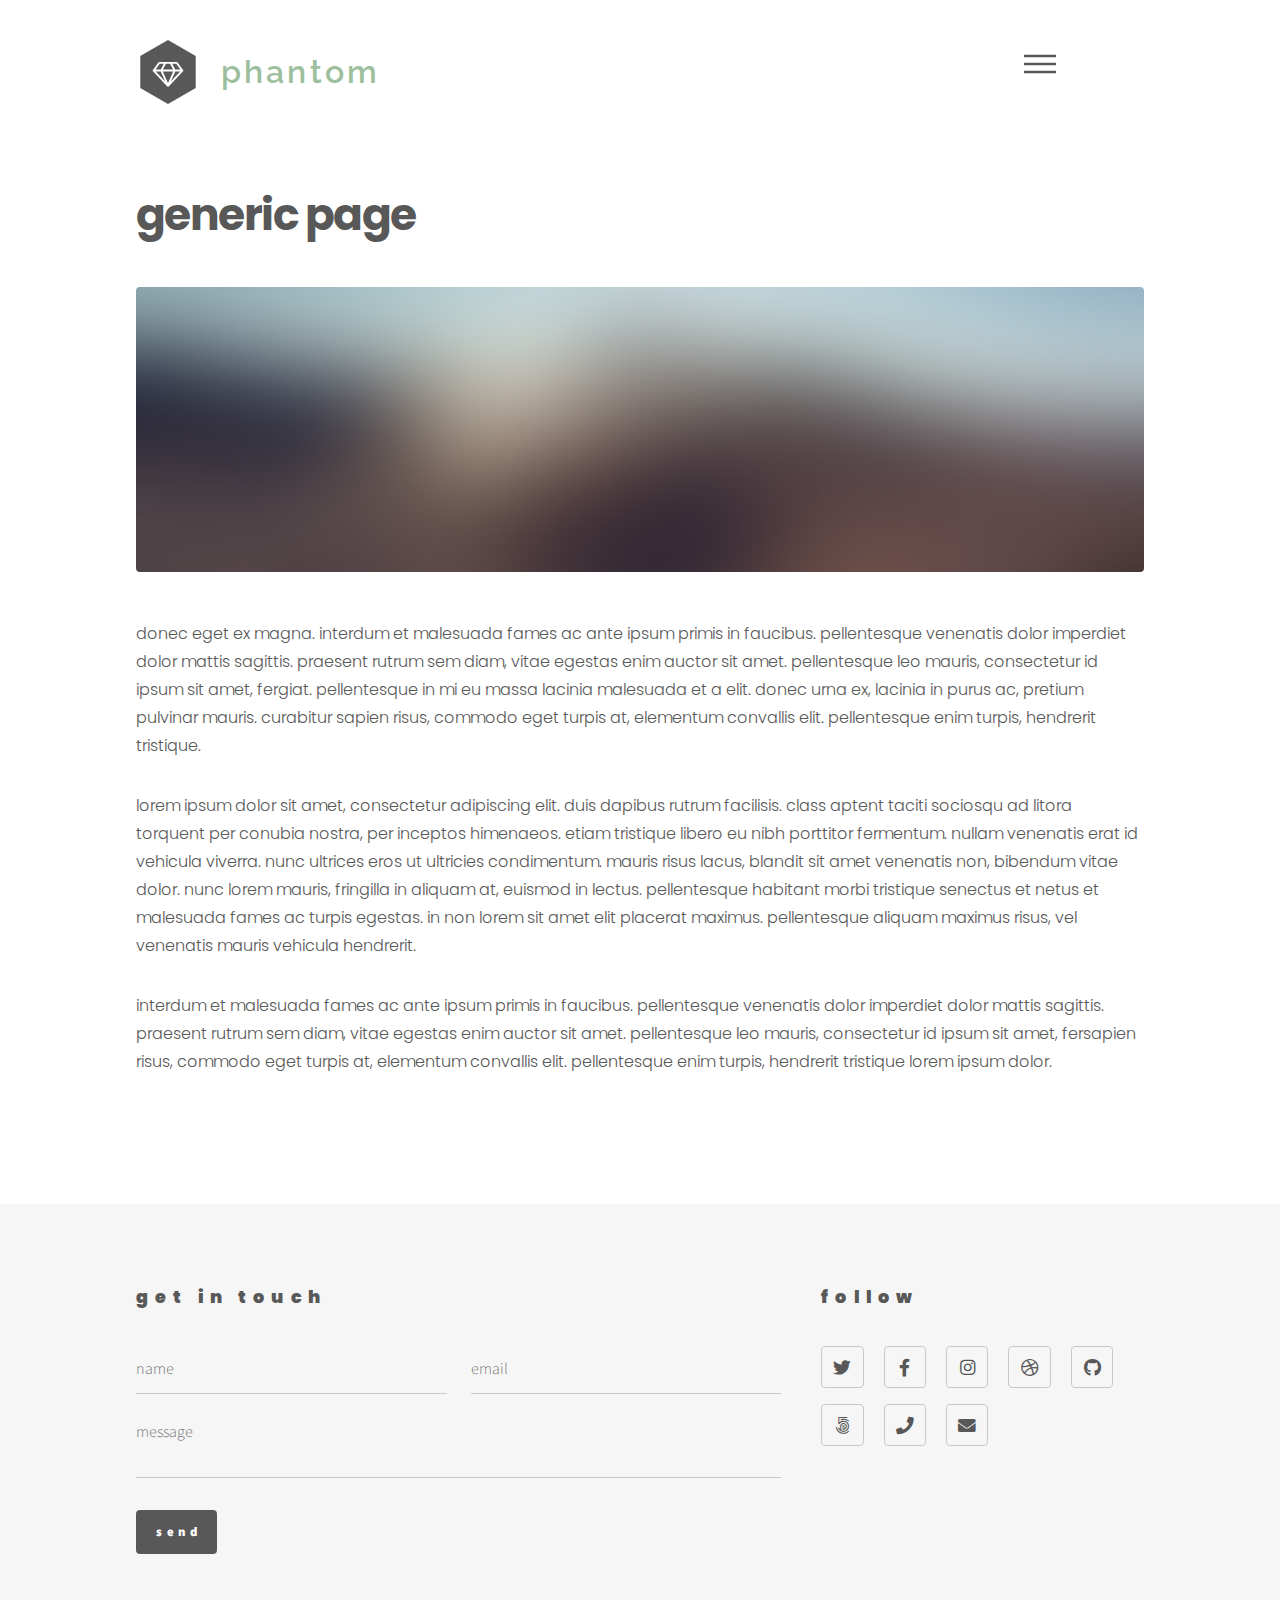
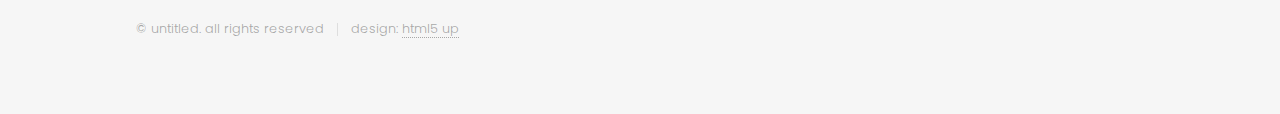
<file: generic.html>
<!DOCTYPE HTML>
<html>
	<head>
		<title>elmntree</title>
		<meta charset="utf-8" />
		<meta name="viewport" content="width=device-width, initial-scale=1, user-scalable=no" />
		<link rel="stylesheet" href="assets/css/main.css" />
		<noscript><link rel="stylesheet" href="assets/css/noscript.css" /></noscript>
	</head>
	<body class="is-preload">
		<!-- Wrapper -->
			<div id="wrapper">

				<!-- Header -->
					<header id="header">
						<div class="inner">

							<!-- Logo -->
								<a href="index.html" class="logo">
									<span class="symbol"><img src="images/logo.svg" alt="" /></span><span class="title">Phantom</span>
								</a>

							<!-- Nav -->
								<nav>
									<ul>
										<li><a href="#menu">Menu</a></li>
									</ul>
								</nav>

						</div>
					</header>

				<!-- Menu -->
					<nav id="menu">
						<h2>Menu</h2>
						<ul>
							<li><a href="index.html">Home</a></li>
							<li><a href="generic.html">Ipsum veroeros</a></li>
							<li><a href="generic.html">Tempus etiam</a></li>
							<li><a href="generic.html">Consequat dolor</a></li>
							<li><a href="elements.html">Elements</a></li>
						</ul>
					</nav>

				<!-- Main -->
					<div id="main">
						<div class="inner">
							<h1>Generic Page</h1>
							<span class="image main"><img src="images/pic13.jpg" alt="" /></span>
							<p>Donec eget ex magna. Interdum et malesuada fames ac ante ipsum primis in faucibus. Pellentesque venenatis dolor imperdiet dolor mattis sagittis. Praesent rutrum sem diam, vitae egestas enim auctor sit amet. Pellentesque leo mauris, consectetur id ipsum sit amet, fergiat. Pellentesque in mi eu massa lacinia malesuada et a elit. Donec urna ex, lacinia in purus ac, pretium pulvinar mauris. Curabitur sapien risus, commodo eget turpis at, elementum convallis elit. Pellentesque enim turpis, hendrerit tristique.</p>
							<p>Lorem ipsum dolor sit amet, consectetur adipiscing elit. Duis dapibus rutrum facilisis. Class aptent taciti sociosqu ad litora torquent per conubia nostra, per inceptos himenaeos. Etiam tristique libero eu nibh porttitor fermentum. Nullam venenatis erat id vehicula viverra. Nunc ultrices eros ut ultricies condimentum. Mauris risus lacus, blandit sit amet venenatis non, bibendum vitae dolor. Nunc lorem mauris, fringilla in aliquam at, euismod in lectus. Pellentesque habitant morbi tristique senectus et netus et malesuada fames ac turpis egestas. In non lorem sit amet elit placerat maximus. Pellentesque aliquam maximus risus, vel venenatis mauris vehicula hendrerit.</p>
							<p>Interdum et malesuada fames ac ante ipsum primis in faucibus. Pellentesque venenatis dolor imperdiet dolor mattis sagittis. Praesent rutrum sem diam, vitae egestas enim auctor sit amet. Pellentesque leo mauris, consectetur id ipsum sit amet, fersapien risus, commodo eget turpis at, elementum convallis elit. Pellentesque enim turpis, hendrerit tristique lorem ipsum dolor.</p>
						</div>
					</div>

				<!-- Footer -->
					<footer id="footer">
						<div class="inner">
							<section>
								<h2>Get in touch</h2>
								<form method="post" action="#">
									<div class="fields">
										<div class="field half">
											<input type="text" name="name" id="name" placeholder="Name" />
										</div>
										<div class="field half">
											<input type="email" name="email" id="email" placeholder="Email" />
										</div>
										<div class="field">
											<textarea name="message" id="message" placeholder="Message"></textarea>
										</div>
									</div>
									<ul class="actions">
										<li><input type="submit" value="Send" class="primary" /></li>
									</ul>
								</form>
							</section>
							<section>
								<h2>Follow</h2>
								<ul class="icons">
									<li><a href="#" class="icon brands style2 fa-twitter"><span class="label">Twitter</span></a></li>
									<li><a href="#" class="icon brands style2 fa-facebook-f"><span class="label">Facebook</span></a></li>
									<li><a href="#" class="icon brands style2 fa-instagram"><span class="label">Instagram</span></a></li>
									<li><a href="#" class="icon brands style2 fa-dribbble"><span class="label">Dribbble</span></a></li>
									<li><a href="#" class="icon brands style2 fa-github"><span class="label">GitHub</span></a></li>
									<li><a href="#" class="icon brands style2 fa-500px"><span class="label">500px</span></a></li>
									<li><a href="#" class="icon solid style2 fa-phone"><span class="label">Phone</span></a></li>
									<li><a href="#" class="icon solid style2 fa-envelope"><span class="label">Email</span></a></li>
								</ul>
							</section>
							<ul class="copyright">
								<li>&copy; Untitled. All rights reserved</li><li>Design: <a href="http://html5up.net">HTML5 UP</a></li>
							</ul>
						</div>
					</footer>

			</div>

		<!-- Scripts -->
			<script src="assets/js/jquery.min.js"></script>
			<script src="assets/js/browser.min.js"></script>
			<script src="assets/js/breakpoints.min.js"></script>
			<script src="assets/js/util.js"></script>
			<script src="assets/js/main.js"></script>

	</body>
</html>
</file>
<file: assets/css/noscript.css>
/* Tiles */

	body.is-preload .tiles article {
		-moz-transform: none;
		-webkit-transform: none;
		-ms-transform: none;
		transform: none;
		opacity: 1;
	}
</file>
<file: assets/css/main.css>
@import url(fontawesome-all.min.css);
@import url("https://fonts.googleapis.com/css?family=Source+Sans+Pro:300,700,900");

/* Import Raleway with 400, 500, 700, and 800 font weights */
@import url('https://fonts.googleapis.com/css?family=Raleway:400,500,700,800&display=swap');

/* Import Roboto with 400, 500, 700, and 900 font weights */
@import url('https://fonts.googleapis.com/css?family=Roboto:400,500,700,900&display=swap');


@import url('https://fonts.googleapis.com/css2?family=Merriweather:ital,wght@0,400;0,700;1,400;1,700&family=Poppins:wght@400;500;600;700&display=swap');




html, body, div, span, applet, object,
iframe, h1, h2, h3, h4, h5, h6, p, blockquote,
pre, a, abbr, acronym, address, big, cite,
code, del, dfn, em, img, ins, kbd, q, s, samp,
small, strike, strong, sub, sup, tt, var, b,
u, i, center, dl, dt, dd, ol, ul, li, fieldset,
form, label, legend, table, caption, tbody,
tfoot, thead, tr, th, td, article, aside,
canvas, details, embed, figure, figcaption,
footer, header, hgroup, menu, nav, output, ruby,
section, summary, time, mark, audio, video {
	margin: 0;
	padding: 0;
	border: 0;
	font-size: 100%;
	font: inherit;
	vertical-align: baseline;}

article, aside, details, figcaption, figure,
footer, header, hgroup, menu, nav, section {
	display: block;}

body {
	line-height: 1;
}

ol, ul {
	list-style: none;
}

blockquote, q {
	quotes: none;
}

	blockquote:before, blockquote:after, q:before, q:after {
		content: '';
		content: none;
	}

table {
	border-collapse: collapse;
	border-spacing: 0;
}

body {
	-webkit-text-size-adjust: none;
}

mark {
	background-color: transparent;
	color: inherit;
}

input::-moz-focus-inner {
	border: 0;
	padding: 0;
}

input, select, textarea {
	-moz-appearance: none;
	-webkit-appearance: none;
	-ms-appearance: none;
	appearance: none;
}

/* Basic */

	@-ms-viewport {
		width: device-width;
	}

	body {
		-ms-overflow-style: scrollbar;
	}

	@media screen and (max-width: 480px) {

		html, body {
			min-width: 320px;
		}

	}

	html {
		box-sizing: border-box;
	}

	*, *:before, *:after {
		box-sizing: inherit;
	}

	body {
		background: #ffffff;
	}

		body.is-preload *, body.is-preload *:before, body.is-preload *:after {
			-moz-animation: none !important;
			-webkit-animation: none !important;
			-ms-animation: none !important;
			animation: none !important;
			-moz-transition: none !important;
			-webkit-transition: none !important;
			-ms-transition: none !important;
			transition: none !important;
		}

/* Type */

	body, input, select, textarea {
		color: #585858;
		font-family: "Source Sans Pro", Helvetica, sans-serif;
		font-size: 16pt;
		font-weight: 300;
		line-height: 1.75;
	}

		@media screen and (max-width: 1680px) {

			body, input, select, textarea {
				font-size: 14pt;
			}

		}

		@media screen and (max-width: 1280px) {

			body, input, select, textarea {
				font-size: 12pt;
			}

		}

	a {
		-moz-transition: border-bottom-color 0.2s ease, color 0.2s ease;
		-webkit-transition: border-bottom-color 0.2s ease, color 0.2s ease;
		-ms-transition: border-bottom-color 0.2s ease, color 0.2s ease;
		transition: border-bottom-color 0.2s ease, color 0.2s ease;
		text-decoration: none;
		color: #585858;
		border-bottom: dotted 1px rgba(88, 88, 88, 0.5);
	}

		a:hover {
			border-bottom-color: transparent;
			color: #f2849e !important;
		}

	strong, b {
		font-weight: 900;
	}

	em, i {
		font-style: italic;
	}

	p {
		margin: 0 0 2em 0;
	}

	h1 {
		font-size: 2.75em;
		font-weight: 700;
		line-height: 1.3;
		margin: 0 0 1em 0;
		letter-spacing: -0.035em;
	}

		h1 a {
			color: inherit;
		}

		@media screen and (max-width: 736px) {

			h1 {
				font-size: 2em;
				margin: 0 0 1em 0;
			}

		}

		@media screen and (max-width: 360px) {

			h1 {
				font-size: 1.75em;
			}

		}

	h2, h3, h4, h5, h6 {
		font-weight: 900;
		line-height: 1.5;
		margin: 0 0 2em 0;
		text-transform: uppercase;
		letter-spacing: 0.35em;
	}


	/* Apply the fonts to your elements
body {
    font-family: 'Roboto', sans-serif;
}

h1, h2, h3, h4, h5, h6 {
    font-family: 'Raleway', sans-serif;
} */


/* Set Merriweather as the default font for body text */
body {
    font-family: 'Poppins', sans-serif;
}

/* Use Poppins for all heading elements */
h1, h2, h3, h4, h5, h6 {
    font-family: 'Poppins', sans-serif;
}


	
		h2 a, h3 a, h4 a, h5 a, h6 a {
			color: inherit;
		}

	h2 {
		font-size: 1.1em;
	}

	h3 {
		font-size: 1em;
	}

	h4 {
		font-size: 0.8em;
	}

	h5 {
		font-size: 0.8em;
	}

	h6 {
		font-size: 0.8em;
	}

	@media screen and (max-width: 980px) {

		h1 br, h2 br, h3 br, h4 br, h5 br, h6 br {
			display: none;
		}

	}

	@media screen and (max-width: 736px) {

		h2 {
			font-size: 1em;
		}

		h3 {
			font-size: 0.8em;
		}

	}

	sub {
		font-size: 0.8em;
		position: relative;
		top: 0.5em;
	}

	sup {
		font-size: 0.8em;
		position: relative;
		top: -0.5em;
	}

	blockquote {
		border-left: solid 4px #c9c9c9;
		font-style: italic;
		margin: 0 0 2em 0;
		padding: 0.5em 0 0.5em 2em;
	}

	code {
		background: rgba(144, 144, 144, 0.075);
		border-radius: 4px;
		border: solid 1px #c9c9c9;
		font-family: "Courier New", monospace;
		font-size: 0.9em;
		margin: 0 0.25em;
		padding: 0.25em 0.65em;
	}

	pre {
		-webkit-overflow-scrolling: touch;
		font-family: "Courier New", monospace;
		font-size: 0.9em;
		margin: 0 0 2em 0;
	}

		pre code {
			display: block;
			line-height: 1.75;
			padding: 1em 1.5em;
			overflow-x: auto;
		}

	hr {
		border: 0;
		border-bottom: solid 1px #c9c9c9;
		margin: 2em 0;
	}

		hr.major {
			margin: 3em 0;
		}

	.align-left {
		text-align: left;
	}

	.align-center {
		text-align: center;
	}

	.align-right {
		text-align: right;
	}

/* Row */

	.row {
		display: flex;
		flex-wrap: wrap;
		box-sizing: border-box;
		align-items: stretch;
	}

		.row > * {
			box-sizing: border-box;
		}

		.row.gtr-uniform > * > :last-child {
			margin-bottom: 0;
		}

		.row.aln-left {
			justify-content: flex-start;
		}

		.row.aln-center {
			justify-content: center;
		}

		.row.aln-right {
			justify-content: flex-end;
		}

		.row.aln-top {
			align-items: flex-start;
		}

		.row.aln-middle {
			align-items: center;
		}

		.row.aln-bottom {
			align-items: flex-end;
		}

		.row > .imp {
			order: -1;
		}

		.row > .col-1 {
			width: 8.33333%;
		}

		.row > .off-1 {
			margin-left: 8.33333%;
		}

		.row > .col-2 {
			width: 16.66667%;
		}

		.row > .off-2 {
			margin-left: 16.66667%;
		}

		.row > .col-3 {
			width: 25%;
		}

		.row > .off-3 {
			margin-left: 25%;
		}

		.row > .col-4 {
			width: 33.33333%;
		}

		.row > .off-4 {
			margin-left: 33.33333%;
		}

		.row > .col-5 {
			width: 41.66667%;
		}

		.row > .off-5 {
			margin-left: 41.66667%;
		}

		.row > .col-6 {
			width: 50%;
		}

		.row > .off-6 {
			margin-left: 50%;
		}

		.row > .col-7 {
			width: 58.33333%;
		}

		.row > .off-7 {
			margin-left: 58.33333%;
		}

		.row > .col-8 {
			width: 66.66667%;
		}

		.row > .off-8 {
			margin-left: 66.66667%;
		}

		.row > .col-9 {
			width: 75%;
		}

		.row > .off-9 {
			margin-left: 75%;
		}

		.row > .col-10 {
			width: 83.33333%;
		}

		.row > .off-10 {
			margin-left: 83.33333%;
		}

		.row > .col-11 {
			width: 91.66667%;
		}

		.row > .off-11 {
			margin-left: 91.66667%;
		}

		.row > .col-12 {
			width: 100%;
		}

		.row > .off-12 {
			margin-left: 100%;
		}

		.row.gtr-0 {
			margin-top: 0;
			margin-left: 0em;
		}

			.row.gtr-0 > * {
				padding: 0 0 0 0em;
			}

			.row.gtr-0.gtr-uniform {
				margin-top: 0em;
			}

				.row.gtr-0.gtr-uniform > * {
					padding-top: 0em;
				}

		.row.gtr-25 {
			margin-top: 0;
			margin-left: -0.5em;
		}

			.row.gtr-25 > * {
				padding: 0 0 0 0.5em;
			}

			.row.gtr-25.gtr-uniform {
				margin-top: -0.5em;
			}

				.row.gtr-25.gtr-uniform > * {
					padding-top: 0.5em;
				}

		.row.gtr-50 {
			margin-top: 0;
			margin-left: -1em;
		}

			.row.gtr-50 > * {
				padding: 0 0 0 1em;
			}

			.row.gtr-50.gtr-uniform {
				margin-top: -1em;
			}

				.row.gtr-50.gtr-uniform > * {
					padding-top: 1em;
				}

		.row {
			margin-top: 0;
			margin-left: -2em;
		}

			.row > * {
				padding: 0 0 0 2em;
			}

			.row.gtr-uniform {
				margin-top: -2em;
			}

				.row.gtr-uniform > * {
					padding-top: 2em;
				}

		.row.gtr-150 {
			margin-top: 0;
			margin-left: -3em;
		}

			.row.gtr-150 > * {
				padding: 0 0 0 3em;
			}

			.row.gtr-150.gtr-uniform {
				margin-top: -3em;
			}

				.row.gtr-150.gtr-uniform > * {
					padding-top: 3em;
				}

		.row.gtr-200 {
			margin-top: 0;
			margin-left: -4em;
		}

			.row.gtr-200 > * {
				padding: 0 0 0 4em;
			}

			.row.gtr-200.gtr-uniform {
				margin-top: -4em;
			}

				.row.gtr-200.gtr-uniform > * {
					padding-top: 4em;
				}

		@media screen and (max-width: 1680px) {

			.row {
				display: flex;
				flex-wrap: wrap;
				box-sizing: border-box;
				align-items: stretch;
			}

				.row > * {
					box-sizing: border-box;
				}

				.row.gtr-uniform > * > :last-child {
					margin-bottom: 0;
				}

				.row.aln-left {
					justify-content: flex-start;
				}

				.row.aln-center {
					justify-content: center;
				}

				.row.aln-right {
					justify-content: flex-end;
				}

				.row.aln-top {
					align-items: flex-start;
				}

				.row.aln-middle {
					align-items: center;
				}

				.row.aln-bottom {
					align-items: flex-end;
				}

				.row > .imp-xlarge {
					order: -1;
				}

				.row > .col-1-xlarge {
					width: 8.33333%;
				}

				.row > .off-1-xlarge {
					margin-left: 8.33333%;
				}

				.row > .col-2-xlarge {
					width: 16.66667%;
				}

				.row > .off-2-xlarge {
					margin-left: 16.66667%;
				}

				.row > .col-3-xlarge {
					width: 25%;
				}

				.row > .off-3-xlarge {
					margin-left: 25%;
				}

				.row > .col-4-xlarge {
					width: 33.33333%;
				}

				.row > .off-4-xlarge {
					margin-left: 33.33333%;
				}

				.row > .col-5-xlarge {
					width: 41.66667%;
				}

				.row > .off-5-xlarge {
					margin-left: 41.66667%;
				}

				.row > .col-6-xlarge {
					width: 50%;
				}

				.row > .off-6-xlarge {
					margin-left: 50%;
				}

				.row > .col-7-xlarge {
					width: 58.33333%;
				}

				.row > .off-7-xlarge {
					margin-left: 58.33333%;
				}

				.row > .col-8-xlarge {
					width: 66.66667%;
				}

				.row > .off-8-xlarge {
					margin-left: 66.66667%;
				}

				.row > .col-9-xlarge {
					width: 75%;
				}

				.row > .off-9-xlarge {
					margin-left: 75%;
				}

				.row > .col-10-xlarge {
					width: 83.33333%;
				}

				.row > .off-10-xlarge {
					margin-left: 83.33333%;
				}

				.row > .col-11-xlarge {
					width: 91.66667%;
				}

				.row > .off-11-xlarge {
					margin-left: 91.66667%;
				}

				.row > .col-12-xlarge {
					width: 100%;
				}

				.row > .off-12-xlarge {
					margin-left: 100%;
				}

				.row.gtr-0 {
					margin-top: 0;
					margin-left: 0em;
				}

					.row.gtr-0 > * {
						padding: 0 0 0 0em;
					}

					.row.gtr-0.gtr-uniform {
						margin-top: 0em;
					}

						.row.gtr-0.gtr-uniform > * {
							padding-top: 0em;
						}

				.row.gtr-25 {
					margin-top: 0;
					margin-left: -0.5em;
				}

					.row.gtr-25 > * {
						padding: 0 0 0 0.5em;
					}

					.row.gtr-25.gtr-uniform {
						margin-top: -0.5em;
					}

						.row.gtr-25.gtr-uniform > * {
							padding-top: 0.5em;
						}

				.row.gtr-50 {
					margin-top: 0;
					margin-left: -1em;
				}

					.row.gtr-50 > * {
						padding: 0 0 0 1em;
					}

					.row.gtr-50.gtr-uniform {
						margin-top: -1em;
					}

						.row.gtr-50.gtr-uniform > * {
							padding-top: 1em;
						}

				.row {
					margin-top: 0;
					margin-left: -2em;
				}

					.row > * {
						padding: 0 0 0 2em;
					}

					.row.gtr-uniform {
						margin-top: -2em;
					}

						.row.gtr-uniform > * {
							padding-top: 2em;
						}

				.row.gtr-150 {
					margin-top: 0;
					margin-left: -3em;
				}

					.row.gtr-150 > * {
						padding: 0 0 0 3em;
					}

					.row.gtr-150.gtr-uniform {
						margin-top: -3em;
					}

						.row.gtr-150.gtr-uniform > * {
							padding-top: 3em;
						}

				.row.gtr-200 {
					margin-top: 0;
					margin-left: -4em;
				}

					.row.gtr-200 > * {
						padding: 0 0 0 4em;
					}

					.row.gtr-200.gtr-uniform {
						margin-top: -4em;
					}

						.row.gtr-200.gtr-uniform > * {
							padding-top: 4em;
						}

		}

		@media screen and (max-width: 1280px) {

			.row {
				display: flex;
				flex-wrap: wrap;
				box-sizing: border-box;
				align-items: stretch;
			}

				.row > * {
					box-sizing: border-box;
				}

				.row.gtr-uniform > * > :last-child {
					margin-bottom: 0;
				}

				.row.aln-left {
					justify-content: flex-start;
				}

				.row.aln-center {
					justify-content: center;
				}

				.row.aln-right {
					justify-content: flex-end;
				}

				.row.aln-top {
					align-items: flex-start;
				}

				.row.aln-middle {
					align-items: center;
				}

				.row.aln-bottom {
					align-items: flex-end;
				}

				.row > .imp-large {
					order: -1;
				}

				.row > .col-1-large {
					width: 8.33333%;
				}

				.row > .off-1-large {
					margin-left: 8.33333%;
				}

				.row > .col-2-large {
					width: 16.66667%;
				}

				.row > .off-2-large {
					margin-left: 16.66667%;
				}

				.row > .col-3-large {
					width: 25%;
				}

				.row > .off-3-large {
					margin-left: 25%;
				}

				.row > .col-4-large {
					width: 33.33333%;
				}

				.row > .off-4-large {
					margin-left: 33.33333%;
				}

				.row > .col-5-large {
					width: 41.66667%;
				}

				.row > .off-5-large {
					margin-left: 41.66667%;
				}

				.row > .col-6-large {
					width: 50%;
				}

				.row > .off-6-large {
					margin-left: 50%;
				}

				.row > .col-7-large {
					width: 58.33333%;
				}

				.row > .off-7-large {
					margin-left: 58.33333%;
				}

				.row > .col-8-large {
					width: 66.66667%;
				}

				.row > .off-8-large {
					margin-left: 66.66667%;
				}

				.row > .col-9-large {
					width: 75%;
				}

				.row > .off-9-large {
					margin-left: 75%;
				}

				.row > .col-10-large {
					width: 83.33333%;
				}

				.row > .off-10-large {
					margin-left: 83.33333%;
				}

				.row > .col-11-large {
					width: 91.66667%;
				}

				.row > .off-11-large {
					margin-left: 91.66667%;
				}

				.row > .col-12-large {
					width: 100%;
				}

				.row > .off-12-large {
					margin-left: 100%;
				}

				.row.gtr-0 {
					margin-top: 0;
					margin-left: 0em;
				}

					.row.gtr-0 > * {
						padding: 0 0 0 0em;
					}

					.row.gtr-0.gtr-uniform {
						margin-top: 0em;
					}

						.row.gtr-0.gtr-uniform > * {
							padding-top: 0em;
						}

				.row.gtr-25 {
					margin-top: 0;
					margin-left: -0.5em;
				}

					.row.gtr-25 > * {
						padding: 0 0 0 0.5em;
					}

					.row.gtr-25.gtr-uniform {
						margin-top: -0.5em;
					}

						.row.gtr-25.gtr-uniform > * {
							padding-top: 0.5em;
						}

				.row.gtr-50 {
					margin-top: 0;
					margin-left: -1em;
				}

					.row.gtr-50 > * {
						padding: 0 0 0 1em;
					}

					.row.gtr-50.gtr-uniform {
						margin-top: -1em;
					}

						.row.gtr-50.gtr-uniform > * {
							padding-top: 1em;
						}

				.row {
					margin-top: 0;
					margin-left: -2em;
				}

					.row > * {
						padding: 0 0 0 2em;
					}

					.row.gtr-uniform {
						margin-top: -2em;
					}

						.row.gtr-uniform > * {
							padding-top: 2em;
						}

				.row.gtr-150 {
					margin-top: 0;
					margin-left: -3em;
				}

					.row.gtr-150 > * {
						padding: 0 0 0 3em;
					}

					.row.gtr-150.gtr-uniform {
						margin-top: -3em;
					}

						.row.gtr-150.gtr-uniform > * {
							padding-top: 3em;
						}

				.row.gtr-200 {
					margin-top: 0;
					margin-left: -4em;
				}

					.row.gtr-200 > * {
						padding: 0 0 0 4em;
					}

					.row.gtr-200.gtr-uniform {
						margin-top: -4em;
					}

						.row.gtr-200.gtr-uniform > * {
							padding-top: 4em;
						}

		}

		@media screen and (max-width: 980px) {

			.row {
				display: flex;
				flex-wrap: wrap;
				box-sizing: border-box;
				align-items: stretch;
			}

				.row > * {
					box-sizing: border-box;
				}

				.row.gtr-uniform > * > :last-child {
					margin-bottom: 0;
				}

				.row.aln-left {
					justify-content: flex-start;
				}

				.row.aln-center {
					justify-content: center;
				}

				.row.aln-right {
					justify-content: flex-end;
				}

				.row.aln-top {
					align-items: flex-start;
				}

				.row.aln-middle {
					align-items: center;
				}

				.row.aln-bottom {
					align-items: flex-end;
				}

				.row > .imp-medium {
					order: -1;
				}

				.row > .col-1-medium {
					width: 8.33333%;
				}

				.row > .off-1-medium {
					margin-left: 8.33333%;
				}

				.row > .col-2-medium {
					width: 16.66667%;
				}

				.row > .off-2-medium {
					margin-left: 16.66667%;
				}

				.row > .col-3-medium {
					width: 25%;
				}

				.row > .off-3-medium {
					margin-left: 25%;
				}

				.row > .col-4-medium {
					width: 33.33333%;
				}

				.row > .off-4-medium {
					margin-left: 33.33333%;
				}

				.row > .col-5-medium {
					width: 41.66667%;
				}

				.row > .off-5-medium {
					margin-left: 41.66667%;
				}

				.row > .col-6-medium {
					width: 50%;
				}

				.row > .off-6-medium {
					margin-left: 50%;
				}

				.row > .col-7-medium {
					width: 58.33333%;
				}

				.row > .off-7-medium {
					margin-left: 58.33333%;
				}

				.row > .col-8-medium {
					width: 66.66667%;
				}

				.row > .off-8-medium {
					margin-left: 66.66667%;
				}

				.row > .col-9-medium {
					width: 75%;
				}

				.row > .off-9-medium {
					margin-left: 75%;
				}

				.row > .col-10-medium {
					width: 83.33333%;
				}

				.row > .off-10-medium {
					margin-left: 83.33333%;
				}

				.row > .col-11-medium {
					width: 91.66667%;
				}

				.row > .off-11-medium {
					margin-left: 91.66667%;
				}

				.row > .col-12-medium {
					width: 100%;
				}

				.row > .off-12-medium {
					margin-left: 100%;
				}

				.row.gtr-0 {
					margin-top: 0;
					margin-left: 0em;
				}

					.row.gtr-0 > * {
						padding: 0 0 0 0em;
					}

					.row.gtr-0.gtr-uniform {
						margin-top: 0em;
					}

						.row.gtr-0.gtr-uniform > * {
							padding-top: 0em;
						}

				.row.gtr-25 {
					margin-top: 0;
					margin-left: -0.375em;
				}

					.row.gtr-25 > * {
						padding: 0 0 0 0.375em;
					}

					.row.gtr-25.gtr-uniform {
						margin-top: -0.375em;
					}

						.row.gtr-25.gtr-uniform > * {
							padding-top: 0.375em;
						}

				.row.gtr-50 {
					margin-top: 0;
					margin-left: -0.75em;
				}

					.row.gtr-50 > * {
						padding: 0 0 0 0.75em;
					}

					.row.gtr-50.gtr-uniform {
						margin-top: -0.75em;
					}

						.row.gtr-50.gtr-uniform > * {
							padding-top: 0.75em;
						}

				.row {
					margin-top: 0;
					margin-left: -1.5em;
				}

					.row > * {
						padding: 0 0 0 1.5em;
					}

					.row.gtr-uniform {
						margin-top: -1.5em;
					}

						.row.gtr-uniform > * {
							padding-top: 1.5em;
						}

				.row.gtr-150 {
					margin-top: 0;
					margin-left: -2.25em;
				}

					.row.gtr-150 > * {
						padding: 0 0 0 2.25em;
					}

					.row.gtr-150.gtr-uniform {
						margin-top: -2.25em;
					}

						.row.gtr-150.gtr-uniform > * {
							padding-top: 2.25em;
						}

				.row.gtr-200 {
					margin-top: 0;
					margin-left: -3em;
				}

					.row.gtr-200 > * {
						padding: 0 0 0 3em;
					}

					.row.gtr-200.gtr-uniform {
						margin-top: -3em;
					}

						.row.gtr-200.gtr-uniform > * {
							padding-top: 3em;
						}

		}

		@media screen and (max-width: 736px) {

			.row {
				display: flex;
				flex-wrap: wrap;
				box-sizing: border-box;
				align-items: stretch;
			}

				.row > * {
					box-sizing: border-box;
				}

				.row.gtr-uniform > * > :last-child {
					margin-bottom: 0;
				}

				.row.aln-left {
					justify-content: flex-start;
				}

				.row.aln-center {
					justify-content: center;
				}

				.row.aln-right {
					justify-content: flex-end;
				}

				.row.aln-top {
					align-items: flex-start;
				}

				.row.aln-middle {
					align-items: center;
				}

				.row.aln-bottom {
					align-items: flex-end;
				}

				.row > .imp-small {
					order: -1;
				}

				.row > .col-1-small {
					width: 8.33333%;
				}

				.row > .off-1-small {
					margin-left: 8.33333%;
				}

				.row > .col-2-small {
					width: 16.66667%;
				}

				.row > .off-2-small {
					margin-left: 16.66667%;
				}

				.row > .col-3-small {
					width: 25%;
				}

				.row > .off-3-small {
					margin-left: 25%;
				}

				.row > .col-4-small {
					width: 33.33333%;
				}

				.row > .off-4-small {
					margin-left: 33.33333%;
				}

				.row > .col-5-small {
					width: 41.66667%;
				}

				.row > .off-5-small {
					margin-left: 41.66667%;
				}

				.row > .col-6-small {
					width: 50%;
				}

				.row > .off-6-small {
					margin-left: 50%;
				}

				.row > .col-7-small {
					width: 58.33333%;
				}

				.row > .off-7-small {
					margin-left: 58.33333%;
				}

				.row > .col-8-small {
					width: 66.66667%;
				}

				.row > .off-8-small {
					margin-left: 66.66667%;
				}

				.row > .col-9-small {
					width: 75%;
				}

				.row > .off-9-small {
					margin-left: 75%;
				}

				.row > .col-10-small {
					width: 83.33333%;
				}

				.row > .off-10-small {
					margin-left: 83.33333%;
				}

				.row > .col-11-small {
					width: 91.66667%;
				}

				.row > .off-11-small {
					margin-left: 91.66667%;
				}

				.row > .col-12-small {
					width: 100%;
				}

				.row > .off-12-small {
					margin-left: 100%;
				}

				.row.gtr-0 {
					margin-top: 0;
					margin-left: 0em;
				}

					.row.gtr-0 > * {
						padding: 0 0 0 0em;
					}

					.row.gtr-0.gtr-uniform {
						margin-top: 0em;
					}

						.row.gtr-0.gtr-uniform > * {
							padding-top: 0em;
						}

				.row.gtr-25 {
					margin-top: 0;
					margin-left: -0.25em;
				}

					.row.gtr-25 > * {
						padding: 0 0 0 0.25em;
					}

					.row.gtr-25.gtr-uniform {
						margin-top: -0.25em;
					}

						.row.gtr-25.gtr-uniform > * {
							padding-top: 0.25em;
						}

				.row.gtr-50 {
					margin-top: 0;
					margin-left: -0.5em;
				}

					.row.gtr-50 > * {
						padding: 0 0 0 0.5em;
					}

					.row.gtr-50.gtr-uniform {
						margin-top: -0.5em;
					}

						.row.gtr-50.gtr-uniform > * {
							padding-top: 0.5em;
						}

				.row {
					margin-top: 0;
					margin-left: -1em;
				}

					.row > * {
						padding: 0 0 0 1em;
					}

					.row.gtr-uniform {
						margin-top: -1em;
					}

						.row.gtr-uniform > * {
							padding-top: 1em;
						}

				.row.gtr-150 {
					margin-top: 0;
					margin-left: -1.5em;
				}

					.row.gtr-150 > * {
						padding: 0 0 0 1.5em;
					}

					.row.gtr-150.gtr-uniform {
						margin-top: -1.5em;
					}

						.row.gtr-150.gtr-uniform > * {
							padding-top: 1.5em;
						}

				.row.gtr-200 {
					margin-top: 0;
					margin-left: -2em;
				}

					.row.gtr-200 > * {
						padding: 0 0 0 2em;
					}

					.row.gtr-200.gtr-uniform {
						margin-top: -2em;
					}

						.row.gtr-200.gtr-uniform > * {
							padding-top: 2em;
						}

		}

		@media screen and (max-width: 480px) {

			.row {
				display: flex;
				flex-wrap: wrap;
				box-sizing: border-box;
				align-items: stretch;
			}

				.row > * {
					box-sizing: border-box;
				}

				.row.gtr-uniform > * > :last-child {
					margin-bottom: 0;
				}

				.row.aln-left {
					justify-content: flex-start;
				}

				.row.aln-center {
					justify-content: center;
				}

				.row.aln-right {
					justify-content: flex-end;
				}

				.row.aln-top {
					align-items: flex-start;
				}

				.row.aln-middle {
					align-items: center;
				}

				.row.aln-bottom {
					align-items: flex-end;
				}

				.row > .imp-xsmall {
					order: -1;
				}

				.row > .col-1-xsmall {
					width: 8.33333%;
				}

				.row > .off-1-xsmall {
					margin-left: 8.33333%;
				}

				.row > .col-2-xsmall {
					width: 16.66667%;
				}

				.row > .off-2-xsmall {
					margin-left: 16.66667%;
				}

				.row > .col-3-xsmall {
					width: 25%;
				}

				.row > .off-3-xsmall {
					margin-left: 25%;
				}

				.row > .col-4-xsmall {
					width: 33.33333%;
				}

				.row > .off-4-xsmall {
					margin-left: 33.33333%;
				}

				.row > .col-5-xsmall {
					width: 41.66667%;
				}

				.row > .off-5-xsmall {
					margin-left: 41.66667%;
				}

				.row > .col-6-xsmall {
					width: 50%;
				}

				.row > .off-6-xsmall {
					margin-left: 50%;
				}

				.row > .col-7-xsmall {
					width: 58.33333%;
				}

				.row > .off-7-xsmall {
					margin-left: 58.33333%;
				}

				.row > .col-8-xsmall {
					width: 66.66667%;
				}

				.row > .off-8-xsmall {
					margin-left: 66.66667%;
				}

				.row > .col-9-xsmall {
					width: 75%;
				}

				.row > .off-9-xsmall {
					margin-left: 75%;
				}

				.row > .col-10-xsmall {
					width: 83.33333%;
				}

				.row > .off-10-xsmall {
					margin-left: 83.33333%;
				}

				.row > .col-11-xsmall {
					width: 91.66667%;
				}

				.row > .off-11-xsmall {
					margin-left: 91.66667%;
				}

				.row > .col-12-xsmall {
					width: 100%;
				}

				.row > .off-12-xsmall {
					margin-left: 100%;
				}

				.row.gtr-0 {
					margin-top: 0;
					margin-left: 0em;
				}

					.row.gtr-0 > * {
						padding: 0 0 0 0em;
					}

					.row.gtr-0.gtr-uniform {
						margin-top: 0em;
					}

						.row.gtr-0.gtr-uniform > * {
							padding-top: 0em;
						}

				.row.gtr-25 {
					margin-top: 0;
					margin-left: -0.25em;
				}

					.row.gtr-25 > * {
						padding: 0 0 0 0.25em;
					}

					.row.gtr-25.gtr-uniform {
						margin-top: -0.25em;
					}

						.row.gtr-25.gtr-uniform > * {
							padding-top: 0.25em;
						}

				.row.gtr-50 {
					margin-top: 0;
					margin-left: -0.5em;
				}

					.row.gtr-50 > * {
						padding: 0 0 0 0.5em;
					}

					.row.gtr-50.gtr-uniform {
						margin-top: -0.5em;
					}

						.row.gtr-50.gtr-uniform > * {
							padding-top: 0.5em;
						}

				.row {
					margin-top: 0;
					margin-left: -1em;
				}

					.row > * {
						padding: 0 0 0 1em;
					}

					.row.gtr-uniform {
						margin-top: -1em;
					}

						.row.gtr-uniform > * {
							padding-top: 1em;
						}

				.row.gtr-150 {
					margin-top: 0;
					margin-left: -1.5em;
				}

					.row.gtr-150 > * {
						padding: 0 0 0 1.5em;
					}

					.row.gtr-150.gtr-uniform {
						margin-top: -1.5em;
					}

						.row.gtr-150.gtr-uniform > * {
							padding-top: 1.5em;
						}

				.row.gtr-200 {
					margin-top: 0;
					margin-left: -2em;
				}

					.row.gtr-200 > * {
						padding: 0 0 0 2em;
					}

					.row.gtr-200.gtr-uniform {
						margin-top: -2em;
					}

						.row.gtr-200.gtr-uniform > * {
							padding-top: 2em;
						}

		}

/* Section/Article */

	section.special, article.special {
		text-align: center;
	}

	header p {
		margin-top: -1em;
	}

	@media screen and (max-width: 736px) {

		header p {
			margin-top: 0;
		}

	}

/* Icon */

	.icon {
		text-decoration: none;
		border-bottom: none;
		position: relative;
	}

		.icon:before {
			-moz-osx-font-smoothing: grayscale;
			-webkit-font-smoothing: antialiased;
			display: inline-block;
			font-style: normal;
			font-variant: normal;
			text-rendering: auto;
			line-height: 1;
			text-transform: none !important;
			font-family: 'Font Awesome 5 Free';
			font-weight: 400;
		}

		.icon > .label {
			display: none;
		}

		.icon:before {
			line-height: inherit;
		}

		.icon.solid:before {
			font-weight: 900;
		}

		.icon.brands:before {
			font-family: 'Font Awesome 5 Brands';
		}

		.icon.style2 {
			-moz-transition: background-color 0.2s ease-in-out, color 0.2s ease-in-out, border-color 0.2s ease-in-out;
			-webkit-transition: background-color 0.2s ease-in-out, color 0.2s ease-in-out, border-color 0.2s ease-in-out;
			-ms-transition: background-color 0.2s ease-in-out, color 0.2s ease-in-out, border-color 0.2s ease-in-out;
			transition: background-color 0.2s ease-in-out, color 0.2s ease-in-out, border-color 0.2s ease-in-out;
			background-color: transparent;
			border: solid 1px #c9c9c9;
			border-radius: 4px;
			width: 2.65em;
			height: 2.65em;
			display: inline-block;
			text-align: center;
			line-height: 2.65em;
			color: inherit;
		}

			.icon.style2:before {
				font-size: 1.1em;
			}

			.icon.style2:hover {
				color: #f2849e;
				border-color: #f2849e;
			}

			.icon.style2:active {
				background-color: rgba(242, 132, 158, 0.1);
			}

/* List */

	ol {
		list-style: decimal;
		margin: 0 0 2em 0;
		padding-left: 1.25em;
	}

		ol li {
			padding-left: 0.25em;
		}

	ul {
		list-style: disc;
		margin: 0 0 2em 0;
		padding-left: 1em;
	}

		ul li {
			padding-left: 0.5em;
		}

		ul.alt {
			list-style: none;
			padding-left: 0;
		}

			ul.alt li {
				border-top: solid 1px #c9c9c9;
				padding: 0.5em 0;
			}

				ul.alt li:first-child {
					border-top: 0;
					padding-top: 0;
				}

	dl {
		margin: 0 0 2em 0;
	}

		dl dt {
			display: block;
			font-weight: 900;
			margin: 0 0 1em 0;
		}

		dl dd {
			margin-left: 2em;
		}

/* Actions */

	ul.actions {
		display: -moz-flex;
		display: -webkit-flex;
		display: -ms-flex;
		display: flex;
		cursor: default;
		list-style: none;
		margin-left: -1em;
		padding-left: 0;
	}

		ul.actions li {
			padding: 0 0 0 1em;
			vertical-align: middle;
		}

		ul.actions.special {
			-moz-justify-content: center;
			-webkit-justify-content: center;
			-ms-justify-content: center;
			justify-content: center;
			width: 100%;
			margin-left: 0;
		}

			ul.actions.special li:first-child {
				padding-left: 0;
			}

		ul.actions.stacked {
			-moz-flex-direction: column;
			-webkit-flex-direction: column;
			-ms-flex-direction: column;
			flex-direction: column;
			margin-left: 0;
		}

			ul.actions.stacked li {
				padding: 1.3em 0 0 0;
			}

				ul.actions.stacked li:first-child {
					padding-top: 0;
				}

		ul.actions.fit {
			width: calc(100% + 1em);
		}

			ul.actions.fit li {
				-moz-flex-grow: 1;
				-webkit-flex-grow: 1;
				-ms-flex-grow: 1;
				flex-grow: 1;
				-moz-flex-shrink: 1;
				-webkit-flex-shrink: 1;
				-ms-flex-shrink: 1;
				flex-shrink: 1;
				width: 100%;
			}

				ul.actions.fit li > * {
					width: 100%;
				}

			ul.actions.fit.stacked {
				width: 100%;
			}

		@media screen and (max-width: 480px) {

			ul.actions:not(.fixed) {
				-moz-flex-direction: column;
				-webkit-flex-direction: column;
				-ms-flex-direction: column;
				flex-direction: column;
				margin-left: 0;
				width: 100% !important;
			}

				ul.actions:not(.fixed) li {
					-moz-flex-grow: 1;
					-webkit-flex-grow: 1;
					-ms-flex-grow: 1;
					flex-grow: 1;
					-moz-flex-shrink: 1;
					-webkit-flex-shrink: 1;
					-ms-flex-shrink: 1;
					flex-shrink: 1;
					padding: 1em 0 0 0;
					text-align: center;
					width: 100%;
				}

					ul.actions:not(.fixed) li > * {
						width: 100%;
					}

					ul.actions:not(.fixed) li:first-child {
						padding-top: 0;
					}

					ul.actions:not(.fixed) li input[type="submit"],
					ul.actions:not(.fixed) li input[type="reset"],
					ul.actions:not(.fixed) li input[type="button"],
					ul.actions:not(.fixed) li button,
					ul.actions:not(.fixed) li .button {
						width: 100%;
					}

						ul.actions:not(.fixed) li input[type="submit"].icon:before,
						ul.actions:not(.fixed) li input[type="reset"].icon:before,
						ul.actions:not(.fixed) li input[type="button"].icon:before,
						ul.actions:not(.fixed) li button.icon:before,
						ul.actions:not(.fixed) li .button.icon:before {
							margin-left: -0.5rem;
						}

		}

/* Icons */

	ul.icons {
		cursor: default;
		list-style: none;
		padding-left: 0;
		margin: -1em 0 2em -1em;
	}

		ul.icons li {
			display: inline-block;
			padding: 1em 0 0 1em;
		}

/* Form */

	form {
		margin: 0 0 2em 0;
		overflow-x: hidden;
	}

		form > :last-child {
			margin-bottom: 0;
		}

		form > .fields {
			display: -moz-flex;
			display: -webkit-flex;
			display: -ms-flex;
			display: flex;
			-moz-flex-wrap: wrap;
			-webkit-flex-wrap: wrap;
			-ms-flex-wrap: wrap;
			flex-wrap: wrap;
			width: calc(100% + 3em);
			margin: -1.5em 0 2em -1.5em;
		}

			form > .fields > .field {
				-moz-flex-grow: 0;
				-webkit-flex-grow: 0;
				-ms-flex-grow: 0;
				flex-grow: 0;
				-moz-flex-shrink: 0;
				-webkit-flex-shrink: 0;
				-ms-flex-shrink: 0;
				flex-shrink: 0;
				padding: 1.5em 0 0 1.5em;
				width: calc(100% - 1.5em);
			}

				form > .fields > .field.half {
					width: calc(50% - 0.75em);
				}

				form > .fields > .field.third {
					width: calc(100%/3 - 0.5em);
				}

				form > .fields > .field.quarter {
					width: calc(25% - 0.375em);
				}

		@media screen and (max-width: 480px) {

			form > .fields {
				width: calc(100% + 3em);
				margin: -1.5em 0 2em -1.5em;
			}

				form > .fields > .field {
					padding: 1.5em 0 0 1.5em;
					width: calc(100% - 1.5em);
				}

					form > .fields > .field.half {
						width: calc(100% - 1.5em);
					}

					form > .fields > .field.third {
						width: calc(100% - 1.5em);
					}

					form > .fields > .field.quarter {
						width: calc(100% - 1.5em);
					}

		}

	label {
		display: block;
		font-size: 0.9em;
		font-weight: 900;
		margin: 0 0 1em 0;
	}

	input[type="text"],
	input[type="password"],
	input[type="email"],
	input[type="tel"],
	select,
	textarea {
		-moz-appearance: none;
		-webkit-appearance: none;
		-ms-appearance: none;
		appearance: none;
		background-color: transparent;
		border: none;
		border-radius: 0;
		border-bottom: solid 1px #c9c9c9;
		color: inherit;
		display: block;
		outline: 0;
		padding: 0;
		text-decoration: none;
		width: 100%;
	}

		input[type="text"]:invalid,
		input[type="password"]:invalid,
		input[type="email"]:invalid,
		input[type="tel"]:invalid,
		select:invalid,
		textarea:invalid {
			box-shadow: none;
		}

		input[type="text"]:focus,
		input[type="password"]:focus,
		input[type="email"]:focus,
		input[type="tel"]:focus,
		select:focus,
		textarea:focus {
			border-bottom-color: #f2849e;
			box-shadow: inset 0 -1px 0 0 #f2849e;
		}

	select {
		background-image: url("data:image/svg+xml;charset=utf8,%3Csvg xmlns='http://www.w3.org/2000/svg' width='40' height='40' preserveAspectRatio='none' viewBox='0 0 40 40'%3E%3Cpath d='M9.4,12.3l10.4,10.4l10.4-10.4c0.2-0.2,0.5-0.4,0.9-0.4c0.3,0,0.6,0.1,0.9,0.4l3.3,3.3c0.2,0.2,0.4,0.5,0.4,0.9 c0,0.4-0.1,0.6-0.4,0.9L20.7,31.9c-0.2,0.2-0.5,0.4-0.9,0.4c-0.3,0-0.6-0.1-0.9-0.4L4.3,17.3c-0.2-0.2-0.4-0.5-0.4-0.9 c0-0.4,0.1-0.6,0.4-0.9l3.3-3.3c0.2-0.2,0.5-0.4,0.9-0.4S9.1,12.1,9.4,12.3z' fill='%23c9c9c9' /%3E%3C/svg%3E");
		background-size: 1.25rem;
		background-repeat: no-repeat;
		background-position: calc(100% - 1rem) center;
		height: 3em;
		padding-right: 3em;
		text-overflow: ellipsis;
	}

		select option {
			background: #ffffff;
		}

		select:focus::-ms-value {
			background-color: transparent;
		}

		select::-ms-expand {
			display: none;
		}

	input[type="text"],
	input[type="password"],
	input[type="email"],
	select {
		height: 3em;
	}

	textarea {
		padding: 0;
		min-height: 3.75em;
	}

	input[type="checkbox"],
	input[type="radio"] {
		-moz-appearance: none;
		-webkit-appearance: none;
		-ms-appearance: none;
		appearance: none;
		display: block;
		float: left;
		margin-right: -2em;
		opacity: 0;
		width: 1em;
		z-index: -1;
	}

		input[type="checkbox"] + label,
		input[type="radio"] + label {
			text-decoration: none;
			color: #585858;
			cursor: pointer;
			display: inline-block;
			font-size: 1em;
			font-weight: 300;
			padding-left: 2.55em;
			padding-right: 0.75em;
			position: relative;
		}

			input[type="checkbox"] + label:before,
			input[type="radio"] + label:before {
				-moz-osx-font-smoothing: grayscale;
				-webkit-font-smoothing: antialiased;
				display: inline-block;
				font-style: normal;
				font-variant: normal;
				text-rendering: auto;
				line-height: 1;
				text-transform: none !important;
				font-family: 'Font Awesome 5 Free';
				font-weight: 900;
			}

			input[type="checkbox"] + label:before,
			input[type="radio"] + label:before {
				border-radius: 4px;
				border: solid 1px #c9c9c9;
				content: '';
				display: inline-block;
				font-size: 0.8em;
				height: 2.25em;
				left: 0;
				line-height: 2.25em;
				position: absolute;
				text-align: center;
				top: 0;
				width: 2.25em;
			}

		input[type="checkbox"]:checked + label:before,
		input[type="radio"]:checked + label:before {
			background: #585858;
			border-color: #585858;
			color: #ffffff;
			content: '\f00c';
		}

		input[type="checkbox"]:focus + label:before,
		input[type="radio"]:focus + label:before {
			border-color: #f2849e;
			box-shadow: 0 0 0 1px #f2849e;
		}

	input[type="checkbox"] + label:before {
		border-radius: 4px;
	}

	input[type="radio"] + label:before {
		border-radius: 100%;
	}

/* Box */

	.box {
		border-radius: 4px;
		border: solid 1px #c9c9c9;
		margin-bottom: 2em;
		padding: 1.5em;
	}

		.box > :last-child,
		.box > :last-child > :last-child,
		.box > :last-child > :last-child > :last-child {
			margin-bottom: 0;
		}

		.box.alt {
			border: 0;
			border-radius: 0;
			padding: 0;
		}

/* Image */

	.image {
		border-radius: 4px;
		border: 0;
		display: inline-block;
		position: relative;
	}

		.image img {
			border-radius: 4px;
			display: block;
		}

		.image.left, .image.right {
			max-width: 40%;
		}

			.image.left img, .image.right img {
				width: 100%;
			}

		.image.left {
			float: left;
			padding: 0 1.5em 1em 0;
			top: 0.25em;
		}

		.image.right {
			float: right;
			padding: 0 0 1em 1.5em;
			top: 0.25em;
		}

		.image.fit {
			display: block;
			margin: 0 0 2em 0;
			width: 100%;
		}

			.image.fit img {
				width: 100%;
			}

		.image.main {
			display: block;
			margin: 0 0 3em 0;
			width: 100%;
		}

			.image.main img {
				width: 100%;
			}

			@media screen and (max-width: 736px) {

				.image.main {
					margin: 0 0 2em 0;
				}

			}

/* Table */

	.table-wrapper {
		-webkit-overflow-scrolling: touch;
		overflow-x: auto;
	}

	table {
		margin: 0 0 2em 0;
		width: 100%;
	}

		table tbody tr {
			border: solid 1px #c9c9c9;
			border-left: 0;
			border-right: 0;
		}

			table tbody tr:nth-child(2n + 1) {
				background-color: rgba(144, 144, 144, 0.075);
			}

		table td {
			padding: 0.75em 0.75em;
		}

		table th {
			font-size: 0.9em;
			font-weight: 900;
			padding: 0 0.75em 0.75em 0.75em;
			text-align: left;
		}

		table thead {
			border-bottom: solid 2px #c9c9c9;
		}

		table tfoot {
			border-top: solid 2px #c9c9c9;
		}

		table.alt {
			border-collapse: separate;
		}

			table.alt tbody tr td {
				border: solid 1px #c9c9c9;
				border-left-width: 0;
				border-top-width: 0;
			}

				table.alt tbody tr td:first-child {
					border-left-width: 1px;
				}

			table.alt tbody tr:first-child td {
				border-top-width: 1px;
			}

			table.alt thead {
				border-bottom: 0;
			}

			table.alt tfoot {
				border-top: 0;
			}

/* Button */

	input[type="submit"],
	input[type="reset"],
	input[type="button"],
	button,
	.button {
		-moz-appearance: none;
		-webkit-appearance: none;
		-ms-appearance: none;
		appearance: none;
		-moz-transition: background-color 0.2s ease-in-out, color 0.2s ease-in-out, box-shadow 0.2s ease-in-out;
		-webkit-transition: background-color 0.2s ease-in-out, color 0.2s ease-in-out, box-shadow 0.2s ease-in-out;
		-ms-transition: background-color 0.2s ease-in-out, color 0.2s ease-in-out, box-shadow 0.2s ease-in-out;
		transition: background-color 0.2s ease-in-out, color 0.2s ease-in-out, box-shadow 0.2s ease-in-out;
		background-color: transparent;
		border-radius: 4px;
		border: 0;
		box-shadow: inset 0 0 0 2px #585858;
		color: #585858 !important;
		cursor: pointer;
		display: inline-block;
		font-size: 0.8em;
		font-weight: 900;
		height: 3.5em;
		letter-spacing: 0.35em;
		line-height: 3.45em;
		overflow: hidden;
		padding: 0 1.25em 0 1.6em;
		text-align: center;
		text-decoration: none;
		text-overflow: ellipsis;
		text-transform: uppercase;
		white-space: nowrap;
	}

		input[type="submit"].icon:before,
		input[type="reset"].icon:before,
		input[type="button"].icon:before,
		button.icon:before,
		.button.icon:before {
			margin-right: 0.5em;
		}

		input[type="submit"].fit,
		input[type="reset"].fit,
		input[type="button"].fit,
		button.fit,
		.button.fit {
			width: 100%;
		}

		input[type="submit"]:hover,
		input[type="reset"]:hover,
		input[type="button"]:hover,
		button:hover,
		.button:hover {
			color: #f2849e !important;
			box-shadow: inset 0 0 0 2px #f2849e;
		}

		input[type="submit"]:active,
		input[type="reset"]:active,
		input[type="button"]:active,
		button:active,
		.button:active {
			background-color: rgba(242, 132, 158, 0.1);
		}

		input[type="submit"].small,
		input[type="reset"].small,
		input[type="button"].small,
		button.small,
		.button.small {
			font-size: 0.6em;
		}

		input[type="submit"].large,
		input[type="reset"].large,
		input[type="button"].large,
		button.large,
		.button.large {
			font-size: 1em;
		}

		input[type="submit"].primary,
		input[type="reset"].primary,
		input[type="button"].primary,
		button.primary,
		.button.primary {
			box-shadow: none;
			background-color: #585858;
			color: #ffffff !important;
		}

			input[type="submit"].primary:hover,
			input[type="reset"].primary:hover,
			input[type="button"].primary:hover,
			button.primary:hover,
			.button.primary:hover {
				background-color: #f2849e;
			}

			input[type="submit"].primary:active,
			input[type="reset"].primary:active,
			input[type="button"].primary:active,
			button.primary:active,
			.button.primary:active {
				background-color: #ee5f81;
			}

		input[type="submit"].disabled, input[type="submit"]:disabled,
		input[type="reset"].disabled,
		input[type="reset"]:disabled,
		input[type="button"].disabled,
		input[type="button"]:disabled,
		button.disabled,
		button:disabled,
		.button.disabled,
		.button:disabled {
			pointer-events: none;
			opacity: 0.25;
		}

/* Tiles */

	.tiles {
		display: -moz-flex;
		display: -webkit-flex;
		display: -ms-flex;
		display: flex;
		-moz-flex-wrap: wrap;
		-webkit-flex-wrap: wrap;
		-ms-flex-wrap: wrap;
		flex-wrap: wrap;
		position: relative;
		margin: -2.5em 0 0 -2.5em;
	}

		.tiles article {
			-moz-transition: -moz-transform 0.5s ease, opacity 0.5s ease;
			-webkit-transition: -webkit-transform 0.5s ease, opacity 0.5s ease;
			-ms-transition: -ms-transform 0.5s ease, opacity 0.5s ease;
			transition: transform 0.5s ease, opacity 0.5s ease;
			position: relative;
			width: calc(33.33333% - 2.5em);
			margin: 2.5em 0 0 2.5em;
		}

			.tiles article > .image {
				-moz-transition: -moz-transform 0.5s ease;
				-webkit-transition: -webkit-transform 0.5s ease;
				-ms-transition: -ms-transform 0.5s ease;
				transition: transform 0.5s ease;
				position: relative;
				display: block;
				width: 100%;
				border-radius: 4px;
				overflow: hidden;
			}

				.tiles article > .image img {
					display: block;
					width: 100%;
				}

				.tiles article > .image:before {
					pointer-events: none;
					-moz-transition: background-color 0.5s ease, opacity 0.5s ease;
					-webkit-transition: background-color 0.5s ease, opacity 0.5s ease;
					-ms-transition: background-color 0.5s ease, opacity 0.5s ease;
					transition: background-color 0.5s ease, opacity 0.5s ease;
					content: '';
					display: block;
					position: absolute;
					top: 0;
					left: 0;
					width: 100%;
					height: 100%;
					opacity: 1.0;
					z-index: 1;
					opacity: 0.8;
				}

				.tiles article > .image:after {
					pointer-events: none;
					-moz-transition: opacity 0.5s ease;
					-webkit-transition: opacity 0.5s ease;
					-ms-transition: opacity 0.5s ease;
					transition: opacity 0.5s ease;
					content: '';
					display: block;
					position: absolute;
					top: 0;
					left: 0;
					width: 100%;
					height: 100%;
					background-image: url("data:image/svg+xml;charset=utf8,%3Csvg xmlns='http://www.w3.org/2000/svg' width='100' height='100' viewBox='0 0 100 100' preserveAspectRatio='none'%3E%3Cstyle%3Eline %7B stroke-width: 0.25px%3B stroke: %23ffffff%3B %7D%3C/style%3E%3Cline x1='0' y1='0' x2='100' y2='100' /%3E%3Cline x1='100' y1='0' x2='0' y2='100' /%3E%3C/svg%3E");
					background-position: center;
					background-repeat: no-repeat;
					background-size: 100% 100%;
					opacity: 0;
					z-index: 2;
				}

			.tiles article > a {
				display: -moz-flex;
				display: -webkit-flex;
				display: -ms-flex;
				display: flex;
				-moz-flex-direction: column;
				-webkit-flex-direction: column;
				-ms-flex-direction: column;
				flex-direction: column;
				-moz-align-items: center;
				-webkit-align-items: center;
				-ms-align-items: center;
				align-items: center;
				-moz-justify-content: center;
				-webkit-justify-content: center;
				-ms-justify-content: center;
				justify-content: center;
				-moz-transition: background-color 0.5s ease, -moz-transform 0.5s ease;
				-webkit-transition: background-color 0.5s ease, -webkit-transform 0.5s ease;
				-ms-transition: background-color 0.5s ease, -ms-transform 0.5s ease;
				transition: background-color 0.5s ease, transform 0.5s ease;
				position: absolute;
				top: 0;
				left: 0;
				width: 100%;
				height: 100%;
				padding: 1em;
				border-radius: 4px;
				border-bottom: 0;
				color: #ffffff;
				text-align: center;
				text-decoration: none;
				z-index: 3;
			}

				.tiles article > a > :last-child {
					margin: 0;
				}

				.tiles article > a:hover {
					color: #ffffff !important;
				}

				.tiles article > a h2 {
					margin: 0;
				}

				.tiles article > a .content {
					-moz-transition: max-height 0.5s ease, opacity 0.5s ease;
					-webkit-transition: max-height 0.5s ease, opacity 0.5s ease;
					-ms-transition: max-height 0.5s ease, opacity 0.5s ease;
					transition: max-height 0.5s ease, opacity 0.5s ease;
					width: 100%;
					max-height: 0;
					line-height: 1.5;
					margin-top: 0.35em;
					opacity: 0;
				}

					.tiles article > a .content > :last-child {
						margin-bottom: 0;
					}

			.tiles article.style1 > .image:before {
				/* background-color: #f2849e; */
			}

			.tiles article.style2 > .image:before {
				background-color: #7ecaf6;
			}

			.tiles article.style3 > .image:before {
				background-color: #7bd0c1;
			}

			.tiles article.style4 > .image:before {
				background-color: #c75b9b;
			}

			.tiles article.style5 > .image:before {
				background-color: #ae85ca;
			}

			.tiles article.style6 > .image:before {
				background-color: #8499e7;
			}

			body:not(.is-touch) .tiles article:hover > .image {
				-moz-transform: scale(1.1);
				-webkit-transform: scale(1.1);
				-ms-transform: scale(1.1);
				transform: scale(1.1);
			}

				body:not(.is-touch) .tiles article:hover > .image:before {
					background-color: #333333;
					opacity: 0.35;
				}

				body:not(.is-touch) .tiles article:hover > .image:after {
					opacity: 0;
				}

			body:not(.is-touch) .tiles article:hover .content {
				max-height: 15em;
				opacity: 1;
			}

		* + .tiles {
			margin-top: 2em;
		}

		body.is-preload .tiles article {
			-moz-transform: scale(0.9);
			-webkit-transform: scale(0.9);
			-ms-transform: scale(0.9);
			transform: scale(0.9);
			opacity: 0;
		}

		body.is-touch .tiles article .content {
			max-height: 15em;
			opacity: 1;
		}

		@media screen and (max-width: 1280px) {

			.tiles {
				margin: -1.25em 0 0 -1.25em;
			}

				.tiles article {
					width: calc(33.33333% - 1.25em);
					margin: 1.25em 0 0 1.25em;
				}

		}

		@media screen and (max-width: 980px) {

			.tiles {
				margin: -2.5em 0 0 -2.5em;
			}

				.tiles article {
					width: calc(50% - 2.5em);
					margin: 2.5em 0 0 2.5em;
				}

		}

		@media screen and (max-width: 736px) {

			.tiles {
				margin: -1.25em 0 0 -1.25em;
			}

				.tiles article {
					width: calc(50% - 1.25em);
					margin: 1.25em 0 0 1.25em;
				}

					.tiles article:hover > .image {
						-moz-transform: scale(1.0);
						-webkit-transform: scale(1.0);
						-ms-transform: scale(1.0);
						transform: scale(1.0);
					}

		}

		@media screen and (max-width: 480px) {

			.tiles {
				margin: 0;
			}

				.tiles article {
					width: 100%;
					margin: 1.25em 0 0 0;
				}

		}

/* Header */

	#header {
		padding: 2.5em 0 0.1em 0;
	}

		#header .logo {
			display: block;
			border-bottom: 0;
			color: inherit;
			/* font-weight: 900; */
			letter-spacing: 0.1em;
			margin: 0 0 2.5em 0;
			text-decoration: none;
			/* text-transform: uppercase; */
			display: inline-block;
			font-size: 2em;
			font-weight:600;
			color: #9DBF9E;
			font-family: 'Raleway', sans-serif;
		}

			#header .logo > * {
				display: inline-block;
				vertical-align: middle;
			}

			#header .logo .symbol {
				margin-right: 0.65em;
			}

				#header .logo .symbol img {
					display: block;
					width: 2em;
					height: 2em;
				}

		#header nav {
			position: fixed;
			right: 13em;
			top: 2.5em;
			z-index: 10000;
		}

			#header nav ul {
				display: -moz-flex;
				display: -webkit-flex;
				display: -ms-flex;
				display: flex;
				-moz-align-items: center;
				-webkit-align-items: center;
				-ms-align-items: center;
				align-items: center;
				list-style: none;
				margin: 0;
				padding: 0;
			}

				#header nav ul li {
					display: block;
					padding: 0;
				}

					#header nav ul li a {
						display: block;
						position: relative;
						height: 3em;
						line-height: 3em;
						padding: 0 1.5em;
						background-color: rgba(255, 255, 255, 0.5);
						border-radius: 4px;
						border: 0;
						font-size: 0.8em;
						font-weight: 900;
						letter-spacing: 0.35em;
						text-transform: uppercase;
					}

					#header nav ul li a[href="#menu"] {
						-webkit-tap-highlight-color: transparent;
						width: 4em;
						text-indent: 4em;
						font-size: 1em;
						overflow: hidden;
						padding: 0;
						white-space: nowrap;
					}

						#header nav ul li a[href="#menu"]:before, #header nav ul li a[href="#menu"]:after {
							-moz-transition: opacity 0.2s ease;
							-webkit-transition: opacity 0.2s ease;
							-ms-transition: opacity 0.2s ease;
							transition: opacity 0.2s ease;
							content: '';
							display: block;
							position: absolute;
							top: 0;
							left: 0;
							width: 100%;
							height: 100%;
							background-position: center;
							background-repeat: no-repeat;
							background-size: 2em 2em;
						}

						#header nav ul li a[href="#menu"]:before {
							background-image: url("data:image/svg+xml;charset=utf8,%3Csvg xmlns='http://www.w3.org/2000/svg' width='100' height='100' viewBox='0 0 100 100' preserveAspectRatio='none'%3E%3Cstyle%3Eline %7B stroke-width: 8px%3B stroke: %23f2849e%3B %7D%3C/style%3E%3Cline x1='0' y1='25' x2='100' y2='25' /%3E%3Cline x1='0' y1='50' x2='100' y2='50' /%3E%3Cline x1='0' y1='75' x2='100' y2='75' /%3E%3C/svg%3E");
							opacity: 0;
						}

						#header nav ul li a[href="#menu"]:after {
							background-image: url("data:image/svg+xml;charset=utf8,%3Csvg xmlns='http://www.w3.org/2000/svg' width='100' height='100' viewBox='0 0 100 100' preserveAspectRatio='none'%3E%3Cstyle%3Eline %7B stroke-width: 8px%3B stroke: %23585858%3B %7D%3C/style%3E%3Cline x1='0' y1='25' x2='100' y2='25' /%3E%3Cline x1='0' y1='50' x2='100' y2='50' /%3E%3Cline x1='0' y1='75' x2='100' y2='75' /%3E%3C/svg%3E");
							opacity: 1;
						}

						#header nav ul li a[href="#menu"]:hover:before {
							opacity: 1;
						}

						#header nav ul li a[href="#menu"]:hover:after {
							opacity: 0;
						}

		@media screen and (max-width: 736px) {

			#header {
				padding: 1em 0 0.1em 0 ;
			}

				#header nav {
					right: 0.5em;
					top: 1.5em;
				}

					#header nav ul li a[href="#menu"]:before, #header nav ul li a[href="#menu"]:after {
						background-size: 1.5em 1.5em;
					}

		}

		@media screen and (min-width: 768px) and (max-width: 1024px) {
			#header nav {
				right: 2.5em; /* Adjust the value to suit your design */
			}
		}
		
/* Menu */

	#wrapper {
		-moz-transition: opacity 0.45s ease;
		-webkit-transition: opacity 0.45s ease;
		-ms-transition: opacity 0.45s ease;
		transition: opacity 0.45s ease;
		opacity: 1;
	}

	#menu {
		-moz-transform: translateX(22em);
		-webkit-transform: translateX(22em);
		-ms-transform: translateX(22em);
		transform: translateX(22em);
		-moz-transition: -moz-transform 0.45s ease, visibility 0.45s;
		-webkit-transition: -webkit-transform 0.45s ease, visibility 0.45s;
		-ms-transition: -ms-transform 0.45s ease, visibility 0.45s;
		transition: transform 0.45s ease, visibility 0.45s;
		position: fixed;
		top: 0;
		right: 0;
		width: 22em;
		max-width: 80%;
		height: 100%;
		-webkit-overflow-scrolling: touch;
		background: #585858;
		color: #ffffff;
		cursor: default;
		visibility: hidden;
		z-index: 10002;
	}

		#menu > .inner {
			-moz-transition: opacity 0.45s ease;
			-webkit-transition: opacity 0.45s ease;
			-ms-transition: opacity 0.45s ease;
			transition: opacity 0.45s ease;
			-webkit-overflow-scrolling: touch;
			position: absolute;
			top: 0;
			left: 0;
			width: 100%;
			height: 100%;
			padding: 2.75em;
			opacity: 0;
			overflow-y: auto;
		}

			#menu > .inner > ul {
				list-style: none;
				margin: 0 0 1em 0;
				padding: 0;
			}

				#menu > .inner > ul > li {
					padding: 0;
					border-top: solid 1px rgba(255, 255, 255, 0.15);
				}

					#menu > .inner > ul > li a {
						display: block;
						padding: 1em 0;
						line-height: 1.5;
						border: 0;
						color: inherit;
					}

					#menu > .inner > ul > li:first-child {
						border-top: 0;
						margin-top: -1em;
					}

		#menu > .close {
			-moz-transition: opacity 0.45s ease, -moz-transform 0.45s ease;
			-webkit-transition: opacity 0.45s ease, -webkit-transform 0.45s ease;
			-ms-transition: opacity 0.45s ease, -ms-transform 0.45s ease;
			transition: opacity 0.45s ease, transform 0.45s ease;
			-moz-transform: scale(0.25) rotate(180deg);
			-webkit-transform: scale(0.25) rotate(180deg);
			-ms-transform: scale(0.25) rotate(180deg);
			transform: scale(0.25) rotate(180deg);
			-webkit-tap-highlight-color: transparent;
			display: block;
			position: absolute;
			top: 2em;
			left: -6em;
			width: 6em;
			text-indent: 6em;
			height: 3em;
			border: 0;
			font-size: 1em;
			opacity: 0;
			overflow: hidden;
			padding: 0;
			white-space: nowrap;
		}

			#menu > .close:before, #menu > .close:after {
				-moz-transition: opacity 0.2s ease;
				-webkit-transition: opacity 0.2s ease;
				-ms-transition: opacity 0.2s ease;
				transition: opacity 0.2s ease;
				content: '';
				display: block;
				position: absolute;
				top: 0;
				left: 0;
				width: 100%;
				height: 100%;
				background-position: center;
				background-repeat: no-repeat;
				background-size: 2em 2em;
			}

			#menu > .close:before {
				background-image: url("data:image/svg+xml;charset=utf8,%3Csvg xmlns='http://www.w3.org/2000/svg' width='100' height='100' viewBox='0 0 100 100' preserveAspectRatio='none'%3E%3Cstyle%3Eline %7B stroke-width: 8px%3B stroke: %23f2849e%3B %7D%3C/style%3E%3Cline x1='15' y1='15' x2='85' y2='85' /%3E%3Cline x1='85' y1='15' x2='15' y2='85' /%3E%3C/svg%3E");
				opacity: 0;
			}

			#menu > .close:after {
				background-image: url("data:image/svg+xml;charset=utf8,%3Csvg xmlns='http://www.w3.org/2000/svg' width='100' height='100' viewBox='0 0 100 100' preserveAspectRatio='none'%3E%3Cstyle%3Eline %7B stroke-width: 8px%3B stroke: %23585858%3B %7D%3C/style%3E%3Cline x1='15' y1='15' x2='85' y2='85' /%3E%3Cline x1='85' y1='15' x2='15' y2='85' /%3E%3C/svg%3E");
				opacity: 1;
			}

			#menu > .close:hover:before {
				opacity: 1;
			}

			#menu > .close:hover:after {
				opacity: 0;
			}

		@media screen and (max-width: 736px) {

			#menu {
				-moz-transform: translateX(16.5em);
				-webkit-transform: translateX(16.5em);
				-ms-transform: translateX(16.5em);
				transform: translateX(16.5em);
				width: 16.5em;
			}

				#menu > .inner {
					padding: 2.75em 1.5em;
				}

				#menu > .close {
					top: 0.5em;
					left: -4.25em;
					width: 4.25em;
					text-indent: 4.25em;
				}

					#menu > .close:before, #menu > .close:after {
						background-size: 1.5em 1.5em;
					}

		}

	body.is-menu-visible #wrapper {
		pointer-events: none;
		cursor: default;
		opacity: 0.25;
	}

	body.is-menu-visible #menu {
		-moz-transform: translateX(0);
		-webkit-transform: translateX(0);
		-ms-transform: translateX(0);
		transform: translateX(0);
		visibility: visible;
	}

		body.is-menu-visible #menu > * {
			opacity: 1;
		}

		body.is-menu-visible #menu .close {
			-moz-transform: scale(1.0) rotate(0deg);
			-webkit-transform: scale(1.0) rotate(0deg);
			-ms-transform: scale(1.0) rotate(0deg);
			transform: scale(1.0) rotate(0deg);
			opacity: 1;
		}

/* Main */

	#main {
		padding: 0em 0 6em 0 ;
	}

		@media screen and (max-width: 736px) {

			#main {
				padding: 0em 0 4em 0 ;
			}

		}

/* Footer */

	#footer {
		padding: 5em 0 6em 0 ;
		background-color: #f6f6f6;
	}

		#footer > .inner {
			display: -moz-flex;
			display: -webkit-flex;
			display: -ms-flex;
			display: flex;
			-moz-flex-wrap: wrap;
			-webkit-flex-wrap: wrap;
			-ms-flex-wrap: wrap;
			flex-wrap: wrap;
			-moz-flex-direction: row;
			-webkit-flex-direction: row;
			-ms-flex-direction: row;
			flex-direction: row;
		}

			#footer > .inner > * > :last-child {
				margin-bottom: 0;
			}

			#footer > .inner section:nth-child(1) {
				width: calc(66% - 2.5em);
				margin-right: 2.5em;
			}

			#footer > .inner section:nth-child(2) {
				width: calc(33% - 2.5em);
				margin-left: 2.5em;
			}

			#footer > .inner .copyright {
				width: 100%;
				padding: 0;
				margin-top: 5em;
				list-style: none;
				font-size: 0.8em;
				color: rgba(88, 88, 88, 0.5);
			}

				#footer > .inner .copyright a {
					color: inherit;
				}

				#footer > .inner .copyright li {
					display: inline-block;
					border-left: solid 1px rgba(88, 88, 88, 0.15);
					line-height: 1;
					padding: 0 0 0 1em;
					margin: 0 0 0 1em;
				}

					#footer > .inner .copyright li:first-child {
						border-left: 0;
						padding-left: 0;
						margin-left: 0;
					}

		@media screen and (max-width: 1280px) {

			#footer {
				padding: 5em 0 3em 0 ;
			}

				#footer > .inner section:nth-child(1) {
					width: calc(66% - 1.25em);
					margin-right: 1.25em;
				}

				#footer > .inner section:nth-child(2) {
					width: calc(33% - 1.25em);
					margin-left: 1.25em;
				}

		}

		@media screen and (max-width: 980px) {

			#footer > .inner section:nth-child(1) {
				width: 66%;
				margin-right: 0;
			}

			#footer > .inner section:nth-child(2) {
				width: calc(33% - 2.5em);
				margin-left: 2.5em;
			}

		}

		@media screen and (max-width: 736px) {

			#footer {
				padding: 3em 0 1em 0 ;
			}

				#footer > .inner {
					-moz-flex-direction: column;
					-webkit-flex-direction: column;
					-ms-flex-direction: column;
					flex-direction: column;
				}

					#footer > .inner section:nth-child(1) {
						width: 100%;
						margin-right: 0;
						margin: 3em 0 0 0;
					}

					#footer > .inner section:nth-child(2) {
						-moz-order: -1;
						-webkit-order: -1;
						-ms-order: -1;
						order: -1;
						width: 100%;
						margin-left: 0;
					}

					#footer > .inner .copyright {
						margin-top: 3em;
					}

		}

		@media screen and (max-width: 480px) {

			#footer > .inner .copyright {
				margin-top: 3em;
			}

				#footer > .inner .copyright li {
					border-left: 0;
					padding-left: 0;
					margin: 0.75em 0 0 0;
					display: block;
					line-height: inherit;
				}

					#footer > .inner .copyright li:first-child {
						margin-top: 0;
					}

		}



		body, body *, button, input[type="button"], input[type="submit"], a, .button {
			text-transform: lowercase !important;
		}
		
		
/* Wrapper */

	#wrapper > * > .inner {
		width: 100%;
		max-width: 68em;
		margin: 0 auto;
		padding: 0 2.5em;
	}

		@media screen and (max-width: 736px) {

			#wrapper > * > .inner {
				padding: 0 1.25em;
			}

		}
</file>
